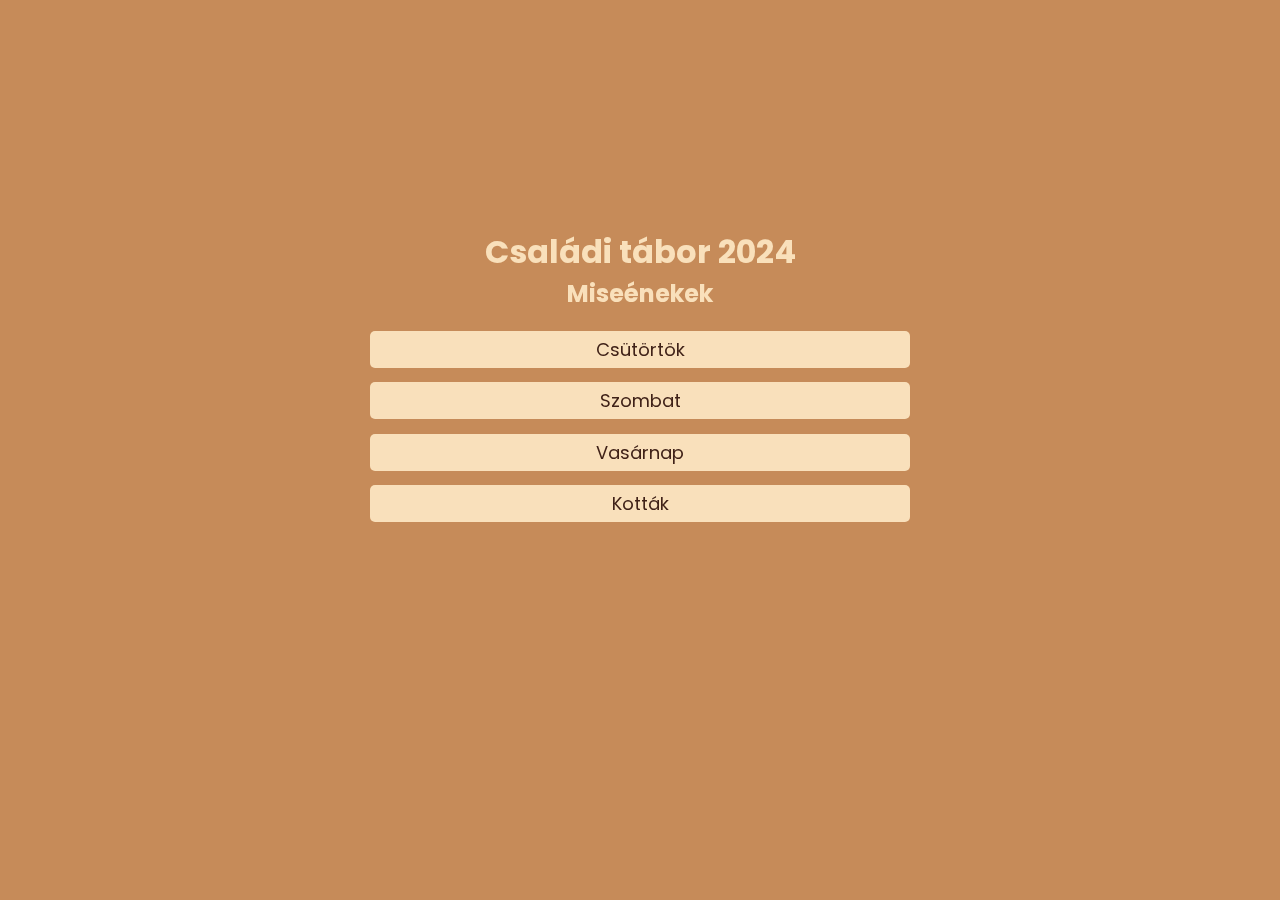
<file: index.html>
<!DOCTYPE html>
<html lang="en">
<head>
    <meta charset="UTF-8">
    <meta name="viewport" content="width=device-width, initial-scale=1.0">
    <link rel="stylesheet" href="style.css">
    <link rel="website icon" type="webp" href="files/favicon.webp">
    <title>Családi tábor 2024</title>
</head>
<body>
    <div class="container">
        <div class="item1"><h1>Családi tábor 2024</h1><h2>Miseénekek</h2></div>
        <div class="item2"><a href="07-25"><button>Csütörtök</button></a></div>
        <!-- <div class="item3"><a href="07-26"><button>Péntek</button></a></div> -->
        <div class="item3"><a href="07-27"><button>Szombat</button></a></div>
        <div class="item4"><a href="07-28"><button>Vasárnap</button></a></div>
        <div class="item5"><a href="scores"><button>Kották</button></a></div>
    </div>
</body>
</html>
</file>
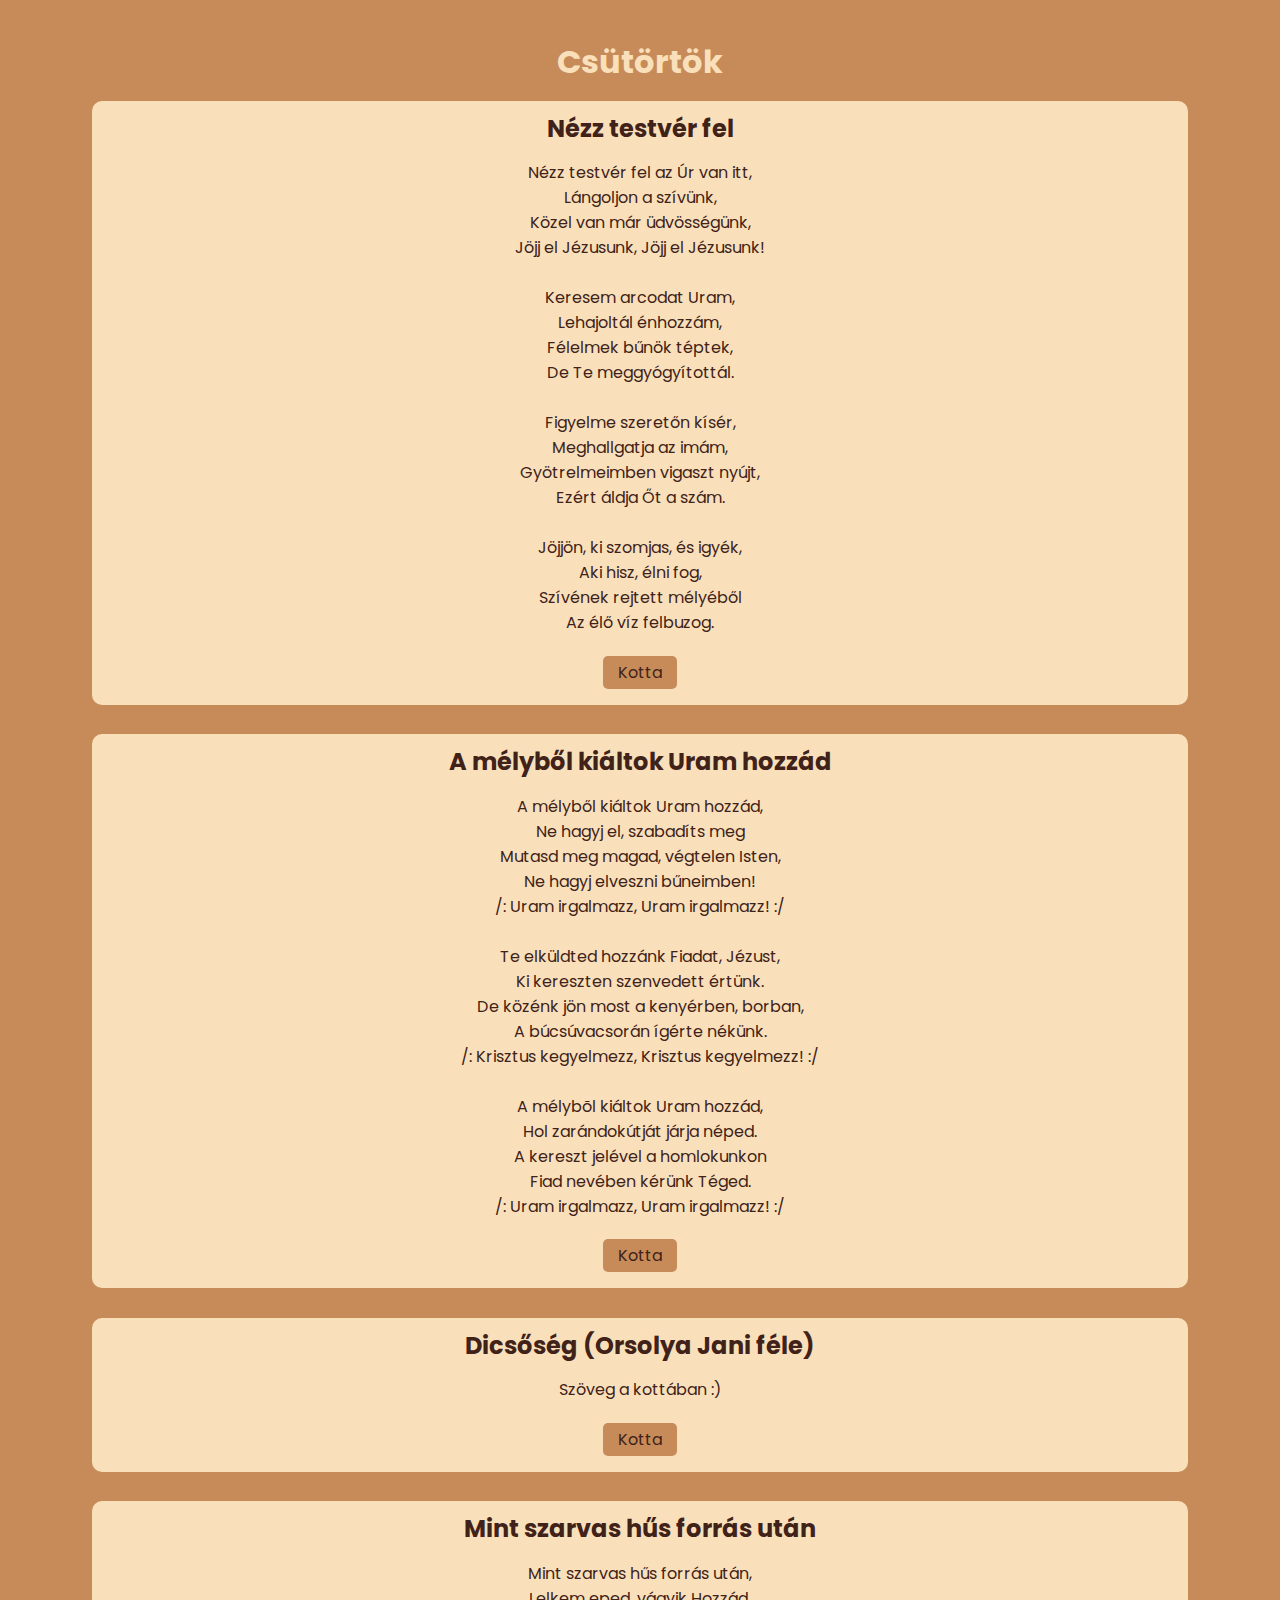
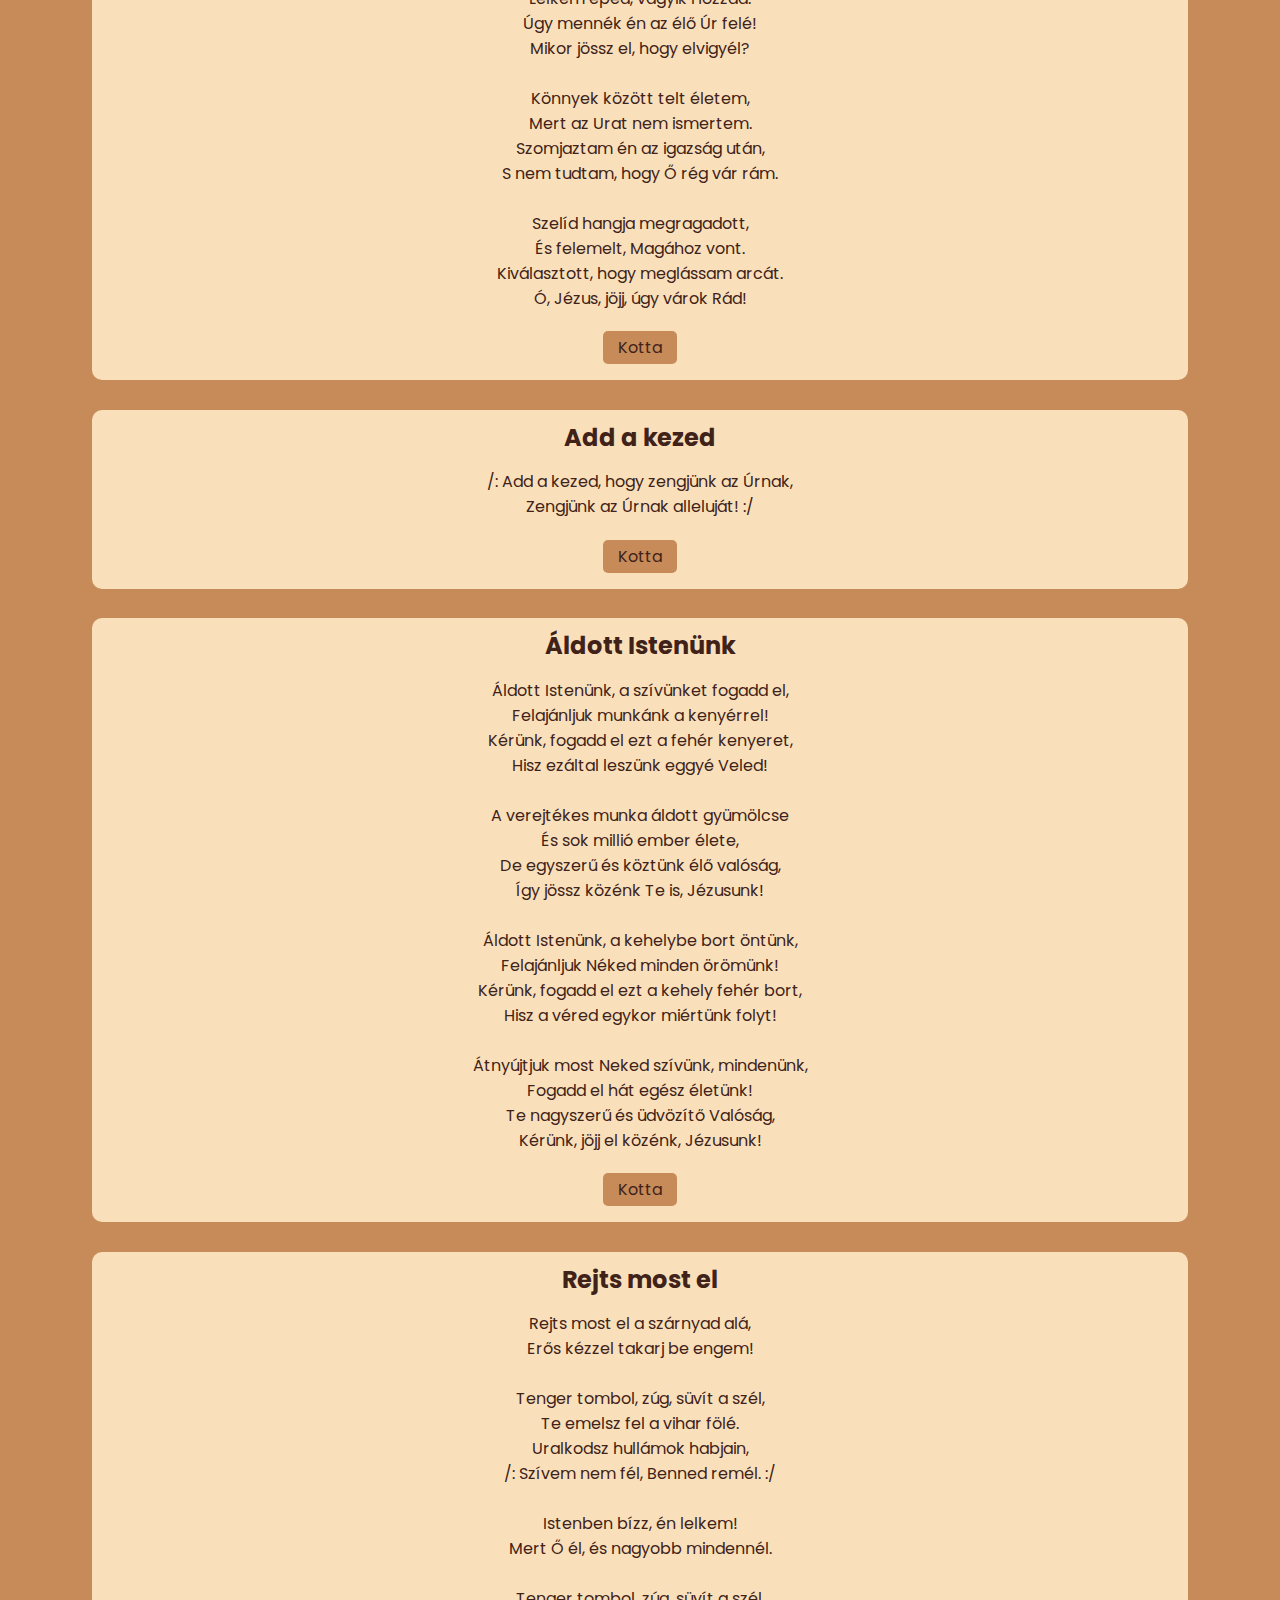
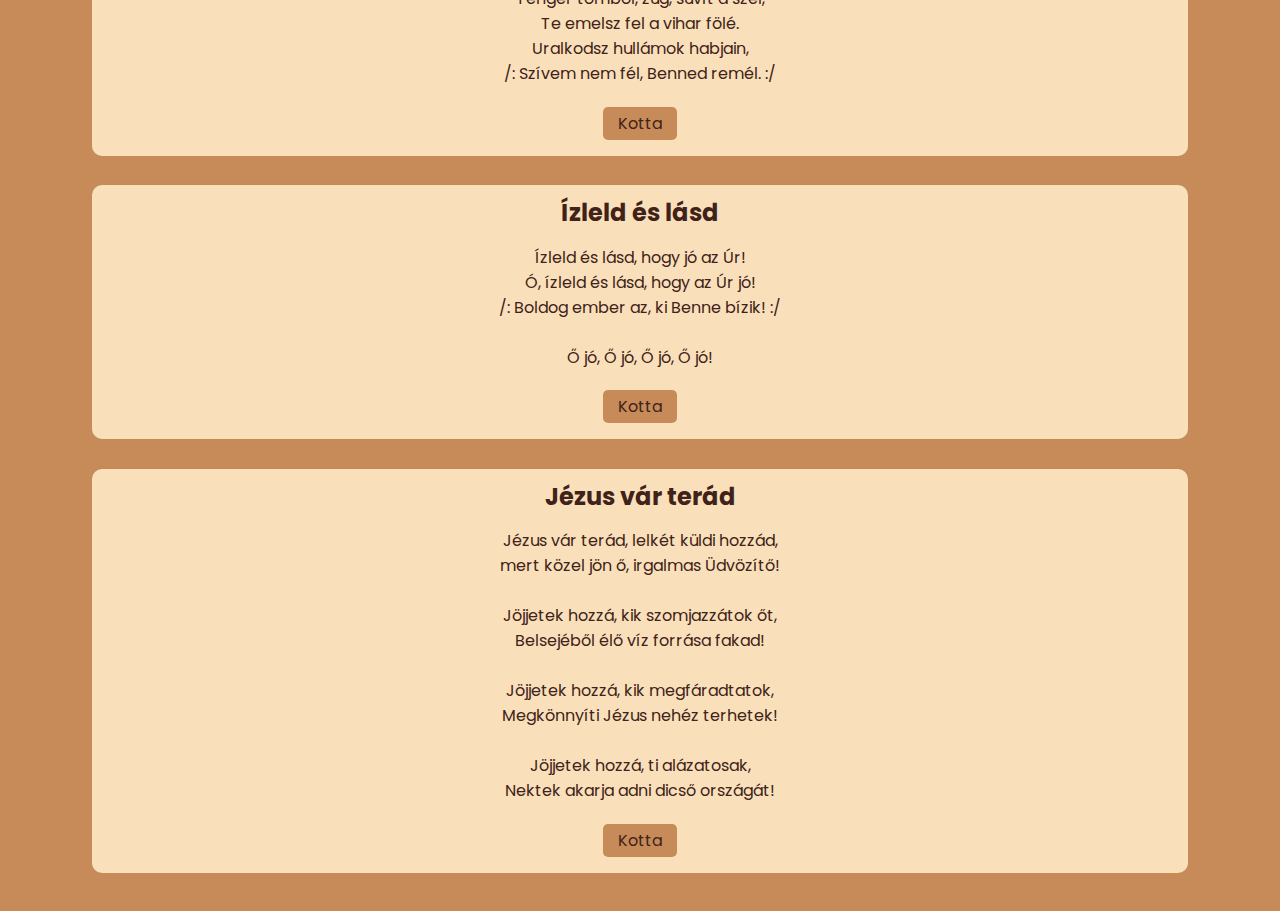
<file: 07-25/index.html>
<!DOCTYPE html>
<html lang="en">
<head>
    <meta charset="UTF-8">
    <meta name="viewport" content="width=device-width, initial-scale=1.0">
    <link rel="stylesheet" href="../style.css">
    <link rel="website icon" type="webp" href="../files/favicon.webp">
    <title>Csütörtök</title>
</head>
<body>
    <!-- <header>
        <ul class="navbar">
            <li><a href="../">Főoldal</a></li>
        </ul>
    </header> -->
    <div class="container-wide">
        <div class="item-w-1"><h1>Csütörtök</h1></div>
        <div class="item-w-2" id="bg">
            <div class="item-bg-1"><h2>Nézz testvér fel</h2></div>
            <div class="item-bg-2">
                <p>Nézz testvér fel az Úr van itt,<br>
                Lángoljon a szívünk,<br>
                Közel van már üdvösségünk,<br>
                Jöjj el Jézusunk, Jöjj el Jézusunk!</p>
                <br>
                <p>Keresem arcodat Uram,<br>
                Lehajoltál énhozzám,<br>
                Félelmek bűnök téptek,<br>
                De Te meggyógyítottál.</p>
                <br>
                <p>Figyelme szeretőn kísér,<br>
                Meghallgatja az imám,<br>
                Gyötrelmeimben vigaszt nyújt,<br>
                Ezért áldja Őt a szám.</p>
                <br>
                <p>Jöjjön, ki szomjas, és igyék,<br>
                Aki hisz, élni fog,<br>
                Szívének rejtett mélyéből<br>
                Az élő víz felbuzog.</p>
            </div>
            <div class="item-bg-3">
                <a href="https://shorturl.at/82Bmc" target="_blank">Kotta</a>
            </div>
        </div>
        <div class="item-w-3" id="bg">
            <div class="item-bg-1"><h2>A mélyből kiáltok Uram hozzád</h2></div>
            <div class="item-bg-2">
                <p>
                A mélyből kiáltok Uram hozzád,<br>
                Ne hagyj el, szabadíts meg<br>
                Mutasd meg magad, végtelen Isten,<br>
                Ne hagyj elveszni bűneimben!<br>
                /: Uram irgalmazz, Uram irgalmazz! :/
                </p>
                <br>
                <p>
                Te elküldted hozzánk Fiadat, Jézust,<br>
                Ki kereszten szenvedett értünk.<br>
                De közénk jön most a kenyérben, borban,<br>
                A búcsúvacsorán ígérte nékünk.<br>
                /: Krisztus kegyelmezz, Krisztus kegyelmezz! :/
                </p>
                <br>
                <p>
                A mélybõl kiáltok Uram hozzád,<br>
                Hol zarándokútját járja néped.<br>
                A kereszt jelével a homlokunkon<br>
                Fiad nevében kérünk Téged.<br>
                /: Uram irgalmazz, Uram irgalmazz! :/
                </p>
            </div>
            <div class="item-bg-3">
                <a href="https://shorturl.at/XIXkn" target="_blank">Kotta</a>
            </div>
        </div>
        <div class="item-w-4" id="bg">
            <div class="item-bg-1"><h2>Dicsőség (Orsolya Jani féle)</h2></div>
            <div class="item-bg-2">
                <p>Szöveg a kottában :)</p>
            </div>
            <div class="item-bg-3"><a href="../files/dicsoseg_jani.pdf" target="_blank">Kotta</a></div>
        </div>
        <div class="item-w-5" id="bg">
            <div class="item-bg-1"><h2>Mint szarvas hűs forrás után</h2></div>
            <div class="item-bg-2">
                <p>
                    Mint szarvas hűs forrás után,<br>
                    Lelkem eped, vágyik Hozzád.<br>
                    Úgy mennék én az élő Úr felé!<br>
                    Mikor jössz el, hogy elvigyél?
                </p>
                <br>
                <p>
                    Könnyek között telt életem,<br>
                    Mert az Urat nem ismertem.<br>
                    Szomjaztam én az igazság után,<br>
                    S nem tudtam, hogy Ő rég vár rám.
                </p>
                <br>
                <p>
                    Szelíd hangja megragadott,<br>
                    És felemelt, Magához vont.<br>
                    Kiválasztott, hogy meglássam arcát.<br>
                    Ó, Jézus, jöjj, úgy várok Rád!
                </p>
            </div>
            <div class="item-bg-3"><a href="https://shorturl.at/CBq3P" target="_blank">Kotta</a></div>
        </div>
        <div class="item-w-6" id="bg">
            <div class="item-bg-1"><h2>Add a kezed</h2></div>
            <div class="item-bg-2">
                <p>
                    /: Add a kezed, hogy zengjünk az Úrnak,<br>
                    Zengjünk az Úrnak alleluját! :/
                </p>
            </div>
            <div class="item-bg-3"><a href="https://shorturl.at/NAZYz" target="_blank">Kotta</a></div>
        </div>
        <div class="item-w-7" id="bg">
            <div class="item-bg-1"><h2>Áldott Istenünk</h2></div>
            <div class="item-bg-2">
                <p>
                    Áldott Istenünk, a szívünket fogadd el,<br>
                    Felajánljuk munkánk a kenyérrel!<br>
                    Kérünk, fogadd el ezt a fehér kenyeret,<br>
                    Hisz ezáltal leszünk eggyé Veled!
                </p>
                <br>
                <p>
                    A verejtékes munka áldott gyümölcse<br>
                    És sok millió ember élete,<br>
                    De egyszerű és köztünk élő valóság,<br>
                    Így jössz közénk Te is, Jézusunk!
                </p>
                <br>
                <p>
                    Áldott Istenünk, a kehelybe bort öntünk,<br>
                    Felajánljuk Néked minden örömünk!<br>
                    Kérünk, fogadd el ezt a kehely fehér bort,<br>
                    Hisz a véred egykor miértünk folyt!
                </p>
                <br>
                <p>
                    Átnyújtjuk most Neked szívünk, mindenünk,<br>
                    Fogadd el hát egész életünk!<br>
                    Te nagyszerű és üdvözítő Valóság,<br>
                    Kérünk, jöjj el közénk, Jézusunk!
                </p>
            </div>
            <div class="item-bg-3"><a href="https://shorturl.at/z4W24" target="_blank">Kotta</a></div>
        </div>
        <div class="item-w-8" id="bg">
            <div class="item-bg-1"><h2>Rejts most el</h2></div>
            <div class="item-bg-2">
                <p>
                    Rejts most el a szárnyad alá,<br>
                    Erős kézzel takarj be engem!
                </p>
                <br>
                <p>
                    Tenger tombol, zúg, süvít a szél,<br>
                    Te emelsz fel a vihar fölé.<br>
                    Uralkodsz hullámok habjain,<br>
                    /: Szívem nem fél, Benned remél. :/
                </p>
                <br>
                <p>
                    Istenben bízz, én lelkem!<br>
                    Mert Ő él, és nagyobb mindennél.
                </p>
                <br>
                <p>
                    Tenger tombol, zúg, süvít a szél,<br>
                    Te emelsz fel a vihar fölé.<br>
                    Uralkodsz hullámok habjain,<br>
                    /: Szívem nem fél, Benned remél. :/
                </p>
            </div>
            <div class="item-bg-3"><a href="https://shorturl.at/wwHfa" target="_blank">Kotta</a></div>
        </div>
        <div class="item-w-9" id="bg">
            <div class="item-bg-1"><h2>Ízleld és lásd</h2></div>
            <div class="item-bg-2">
                <p>
                    Ízleld és lásd, hogy jó az Úr!<br>
                    Ó, ízleld és lásd, hogy az Úr jó!<br>
                    /: Boldog ember az, ki Benne bízik! :/
                </p>
                <br>
                <p>
                    Ő jó, Ő jó, Ő jó, Ő jó!
                </p>
            </div>
            <div class="item-bg-3"><a href="https://shorturl.at/1NQpM" target="_blank">Kotta</a></div>
        </div>
        <div class="item-w-10" id="bg">
            <div class="item-bg-1"><h2>Jézus vár terád</h2></div>
            <div class="item-bg-2">
                <p>
                    Jézus vár terád, lelkét küldi hozzád,<br>
                    mert közel jön ő, irgalmas Üdvözítő!
                </p>
                <br>
                <p>
                    Jöjjetek hoz‍‍zá, kik szomjazzátok őt,<br>
                    Belsejéből élő víz forrása fakad!
                </p>
                <br>
                <p>
                    Jöjjetek hoz‍‍zá, kik megfáradta‍‍tok,<br>
                    Megkönnyíti Jézus nehéz terhetek!
                </p>
                <br>
                <p>
                    Jöjjetek hoz‍‍zá, ti alázato‍‍sak,<br>
                    Nektek akarja adni dicső országát!
                </p>
            </div>
            <div class="item-bg-3"><a href="https://t.ly/tuPZD" target="_blank">Kotta</a></div>
        </div>
    </div>
</body>
</html>
</file>
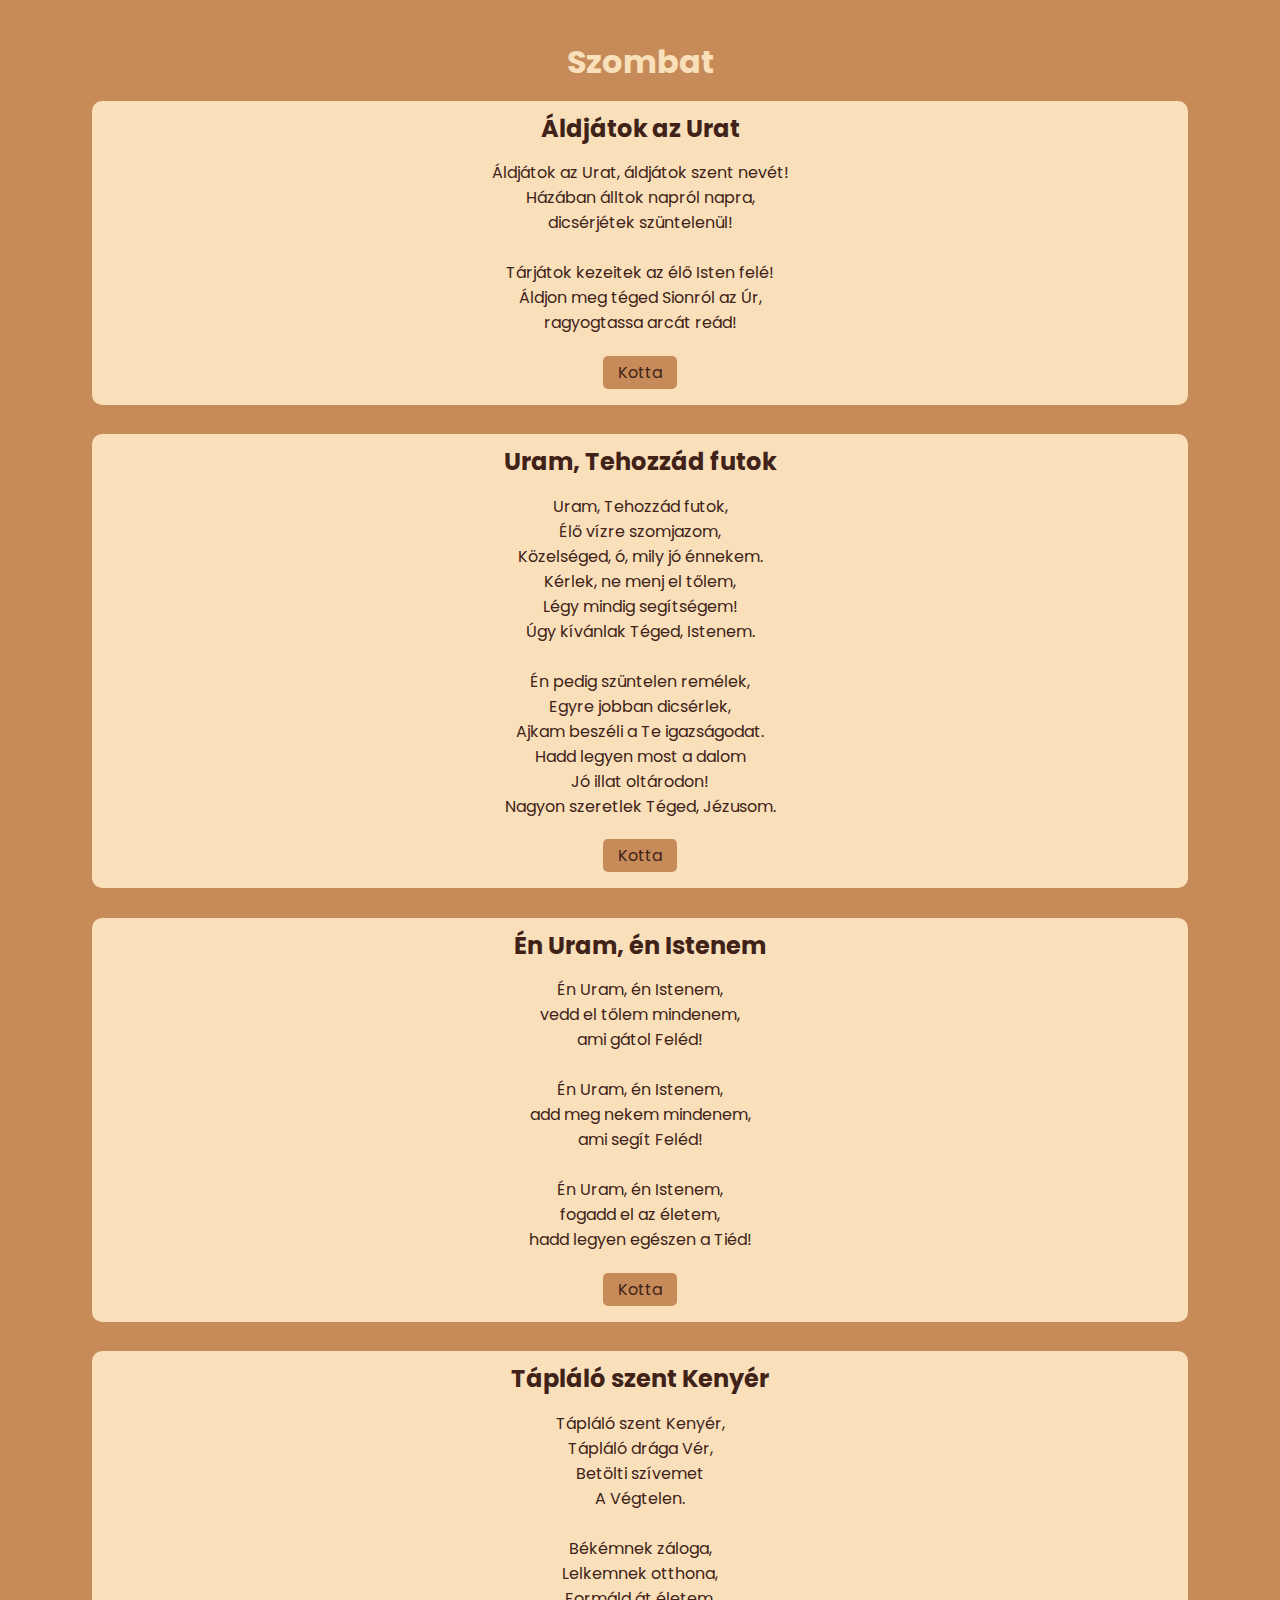
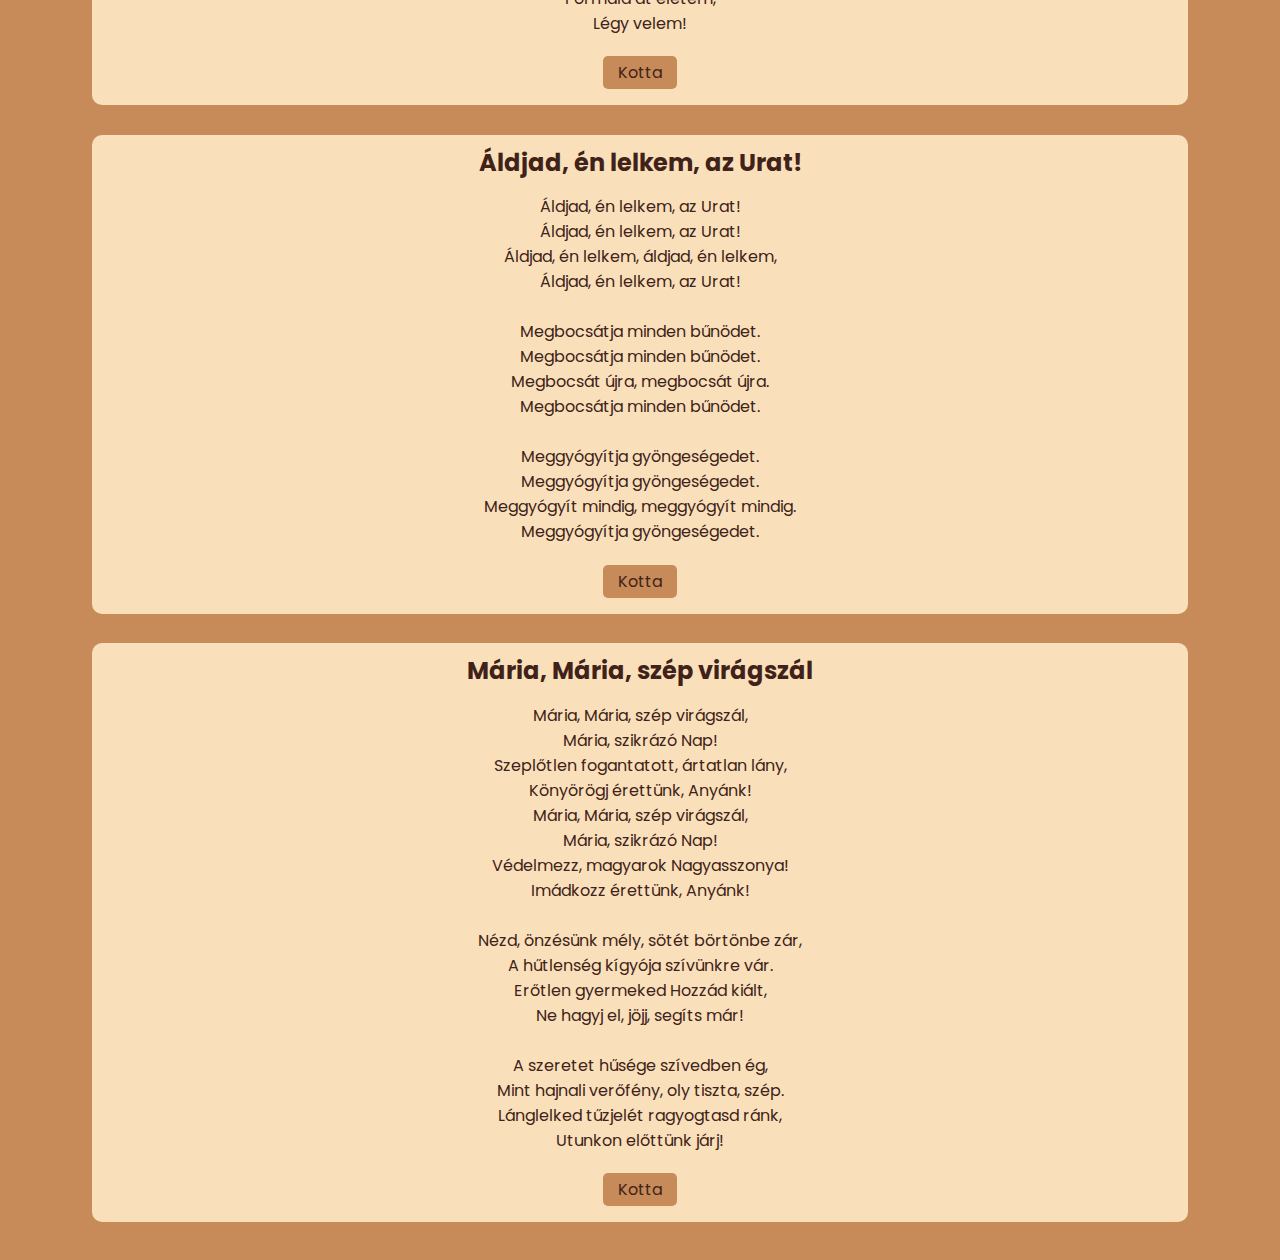
<file: 07-27/index.html>
<!DOCTYPE html>
<html lang="en">
<head>
    <meta charset="UTF-8">
    <meta name="viewport" content="width=device-width, initial-scale=1.0">
    <link rel="stylesheet" href="../style.css">
    <link rel="website icon" type="webp" href="../files/favicon.webp">
    <title>Szombat</title>
</head>
<body>
    <div class="container-wide">
        <div class="item-w-1"><h1>Szombat</h1></div>
        <div class="item-w-2" id="bg">
            <div class="item-bg-1"><h2>Áldjátok az Urat</h2></div>
            <div class="item-bg-2">
                <p>
                    Áldjátok az Urat, áldjátok szent nevét!<br>
                    Házában álltok napról napra,<br>
                    dicsérjétek szüntelenül! 
                </p>
                <br>
                <p>
                    Tárjátok kezeitek az élő Isten felé!<br>
                    Áldjon meg téged Sionról az Úr,<br>
                    ragyogtassa arcát reád!
                </p>
            </div>
            <div class="item-bg-3"><a href="https://t.ly/0Ceb5" target="_blank">Kotta</a></div>
        </div>
        <div class="item-w-3" id="bg">
            <div class="item-bg-1"><h2>Uram, Tehozzád futok</h2></div>
            <div class="item-bg-2">
                <p>
                    Uram, Tehozzád futok,<br>
                    Élő vízre szomjazom,<br>
                    Közelséged, ó, mily jó énnekem.<br>
                    Kérlek, ne menj el tőlem,<br>
                    Légy mindig segítségem!<br>
                    Úgy kívánlak Téged, Istenem.
                </p>
                <br>
                <p>
                    Én pedig szüntelen remélek,<br>
                    Egyre jobban dicsérlek,<br>
                    Ajkam beszéli a Te igazságodat.<br>
                    Hadd legyen most a dalom<br>
                    Jó illat oltárodon!<br>
                    Nagyon szeretlek Téged, Jézusom.
                </p>
            </div>
            <div class="item-bg-3"><a href="https://t.ly/CVPU6" target="_blank">Kotta</a></div>
        </div>
        <div class="item-w-4" id="bg">
            <div class="item-bg-1"><h2>Én Uram, én Istenem</h2></div>
            <div class="item-bg-2">
                <p>
                    Én Uram, én Istenem,<br>
                    vedd el tőlem mindenem,<br>
                    ami gátol Feléd!
                </p>
                <br>
                <p>
                    Én Uram, én Istenem,<br>
                    add meg nekem mindenem,<br>
                    ami segít Feléd!
                </p>
                <br>
                <p>
                    Én Uram, én Istenem,<br>
                    fogadd el az életem,<br>
                    hadd legyen egészen a Tiéd!
                </p>
            </div>
            <div class="item-bg-3"><a href="https://t.ly/sqaWc" target="_blank">Kotta</a></div>
        </div>
        <div class="item-w-5" id="bg">
            <div class="item-bg-1"><h2>Tápláló szent Kenyér</h2></div>
            <div class="item-bg-2">
                <p>
                    Tápláló szent Kenyér,<br>
                    Tápláló drága Vér,<br>
                    Betölti szívemet<br>
                    A Végtelen.
                </p>
                <br>
                <p>
                    Békémnek záloga,<br>
                    Lelkemnek otthona,<br>
                    Formáld át életem,<br>
                    Légy velem!
                </p>
            </div>
            <div class="item-bg-3"><a href="https://t.ly/C4JE8" target="_blank">Kotta</a></div>
        </div>
        <div class="item-w-6" id="bg">
            <div class="item-bg-1"><h2>Áldjad, én lelkem, az Urat!</h2></div>
            <div class="item-bg-2">
                <p>
                    Áldjad, én lelkem, az Urat!<br>
                    Áldjad, én lelkem, az Urat!<br>
                    Áldjad, én lelkem, áldjad, én lelkem,<br>
                    Áldjad, én lelkem, az Urat!
                </p>
                <br>
                <p>
                    Megbocsátja minden bűnödet.<br>
                    Megbocsátja minden bűnödet.<br>
                    Megbocsát újra, megbocsát újra.<br>
                    Megbocsátja minden bűnödet.
                </p>
                <br>
                <p>
                    Meggyógyítja gyöngeségedet.<br>
                    Meggyógyítja gyöngeségedet.<br>
                    Meggyógyít mindig, meggyógyít mindig.<br>
                    Meggyógyítja gyöngeségedet.
                </p>
            </div>
            <div class="item-bg-3"><a href="https://durkonyv.hu/wp-content/uploads/2022/02/Aldjad_en_lelkem.pdf" target="_blank">Kotta</a></div>
        </div>
        <div class="item-w-7" id="bg">
            <div class="item-bg-1"><h2>Mária, Mária, szép virágszál</h2></div>
            <div class="item-bg-2">
                <p>
                    Mária, Mária, szép virágszál,<br>
                    Mária, szikrázó Nap!<br>
                    Szeplőtlen fogantatott, ártatlan lány,<br>
                    Könyörögj érettünk, Anyánk!<br>
                    Mária, Mária, szép virágszál,<br>
                    Mária, szikrázó Nap!<br>
                    Védelmezz, magyarok Nagyasszonya!<br>
                    Imádkozz érettünk, Anyánk!
                </p>
                <br>
                <p>
                    Nézd, önzésünk mély, sötét börtönbe zár,<br>
                    A hűtlenség kígyója szívünkre vár.<br>
                    Erőtlen gyermeked Hozzád kiált,<br>
                    Ne hagyj el, jöjj, segíts már! 
                </p>
                <br>
                <p>
                    A szeretet hűsége szívedben ég,<br>
                    Mint hajnali verőfény, oly tiszta, szép.<br>
                    Lánglelked tűzjelét ragyogtasd ránk,<br>
                    Utunkon előttünk járj!
                </p>
            </div>
            <div class="item-bg-3"><a href="https://durkonyv.hu/wp-content/uploads/2022/02/Maria_Maria_szep_viragszal.pdf" target="_blank">Kotta</a></div>
        </div>
    </div>
</body>
</html>
</file>
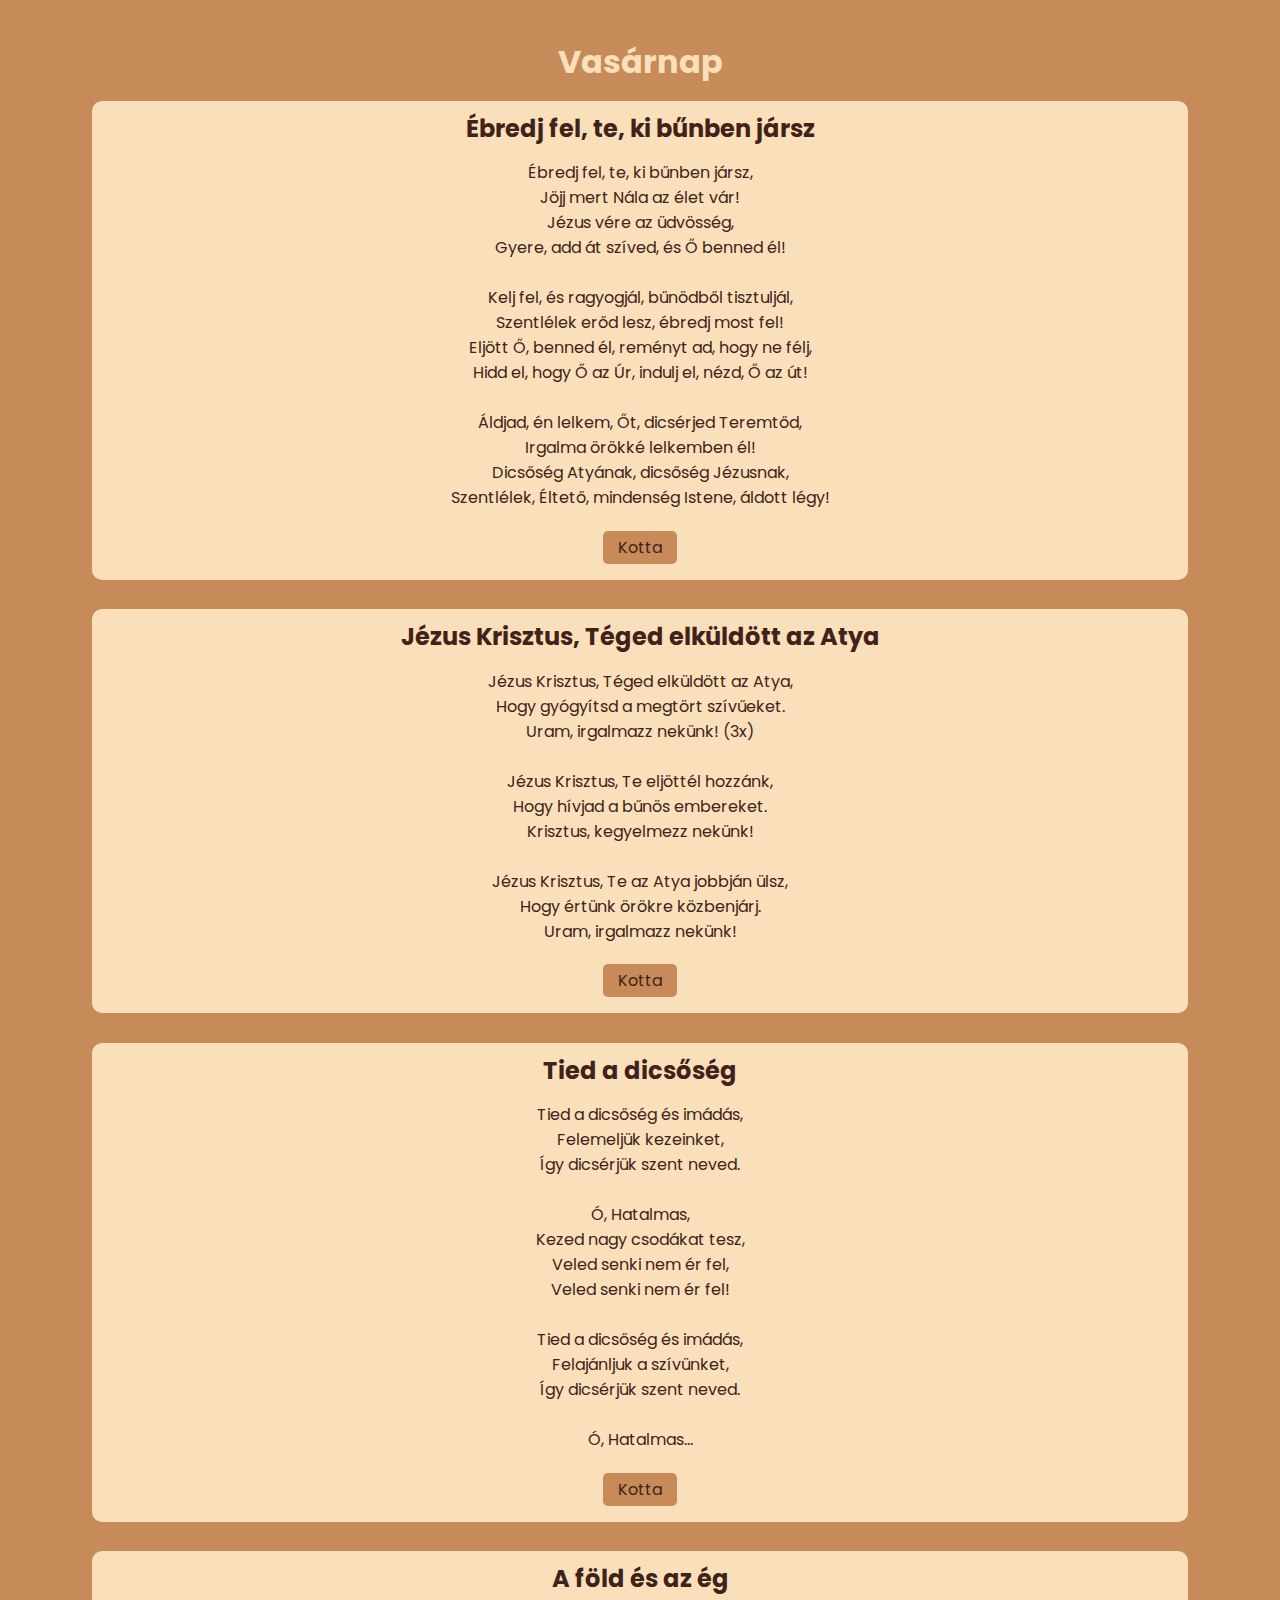
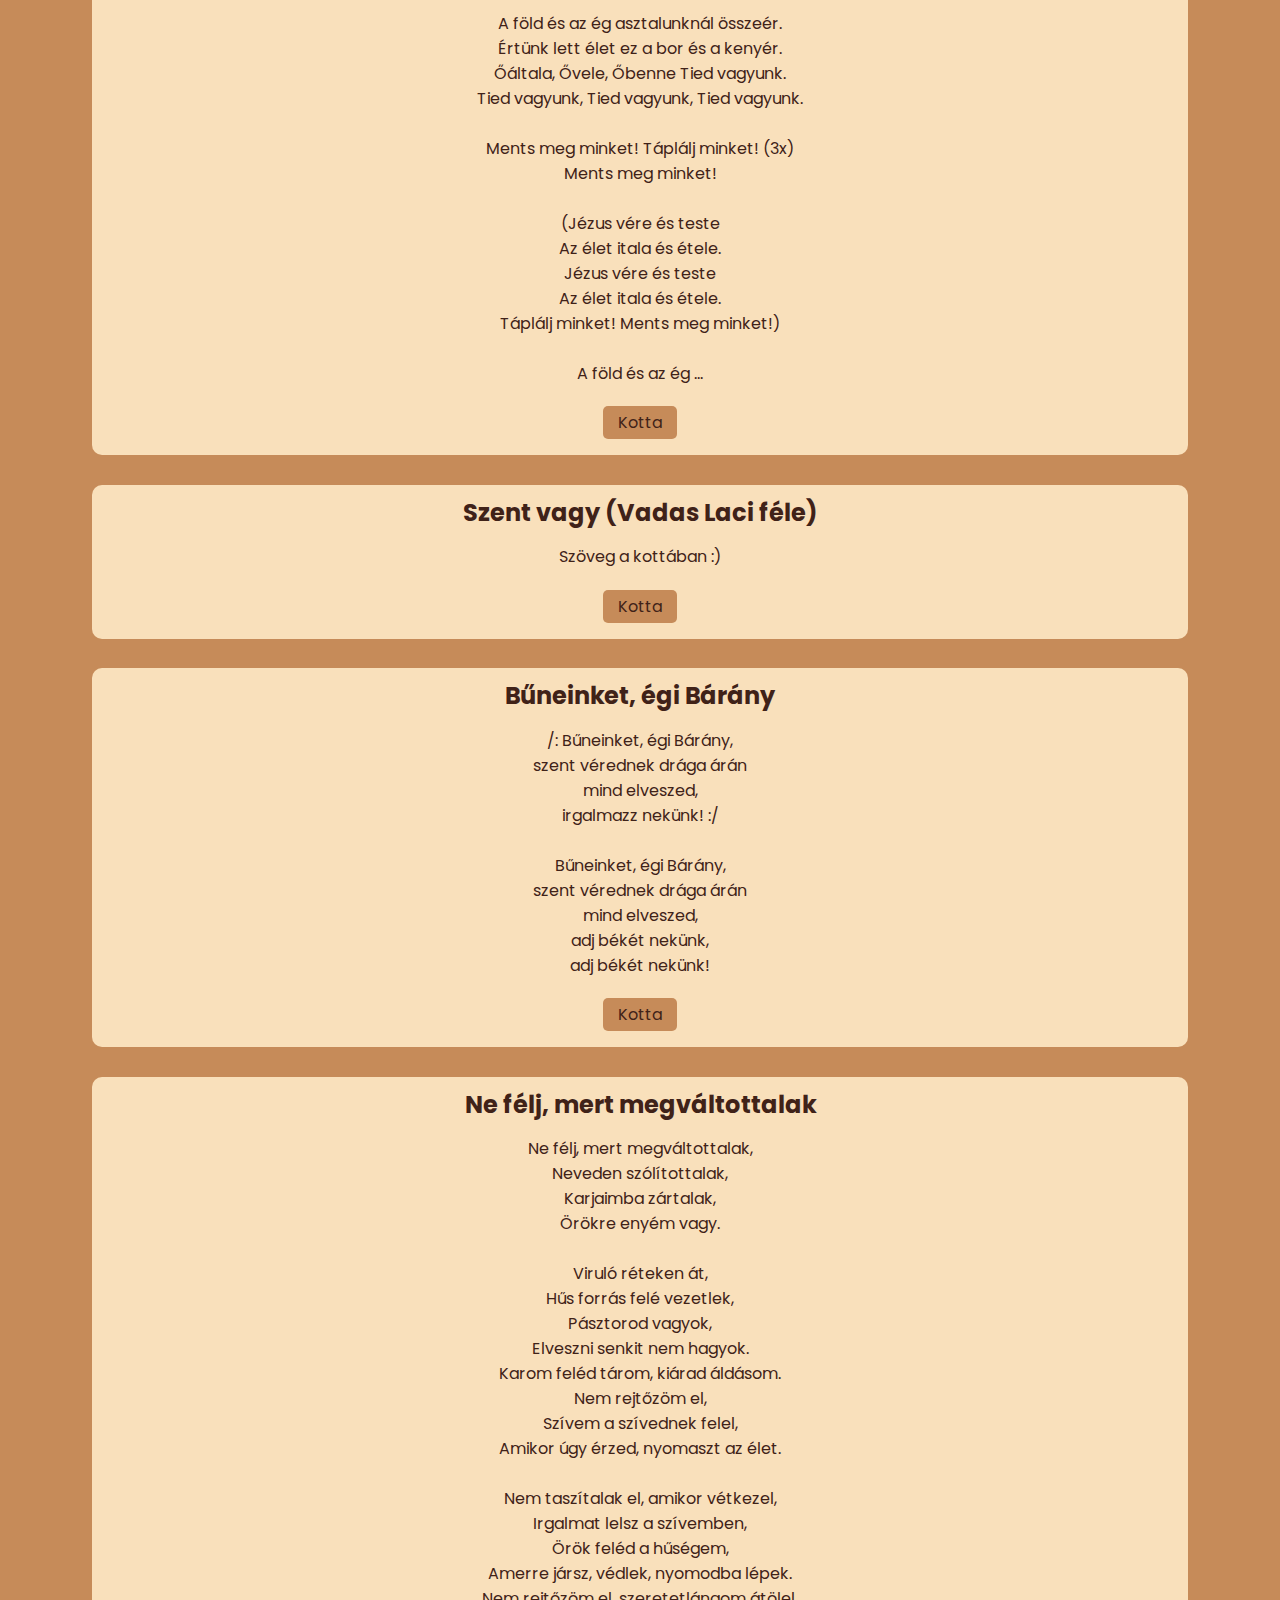
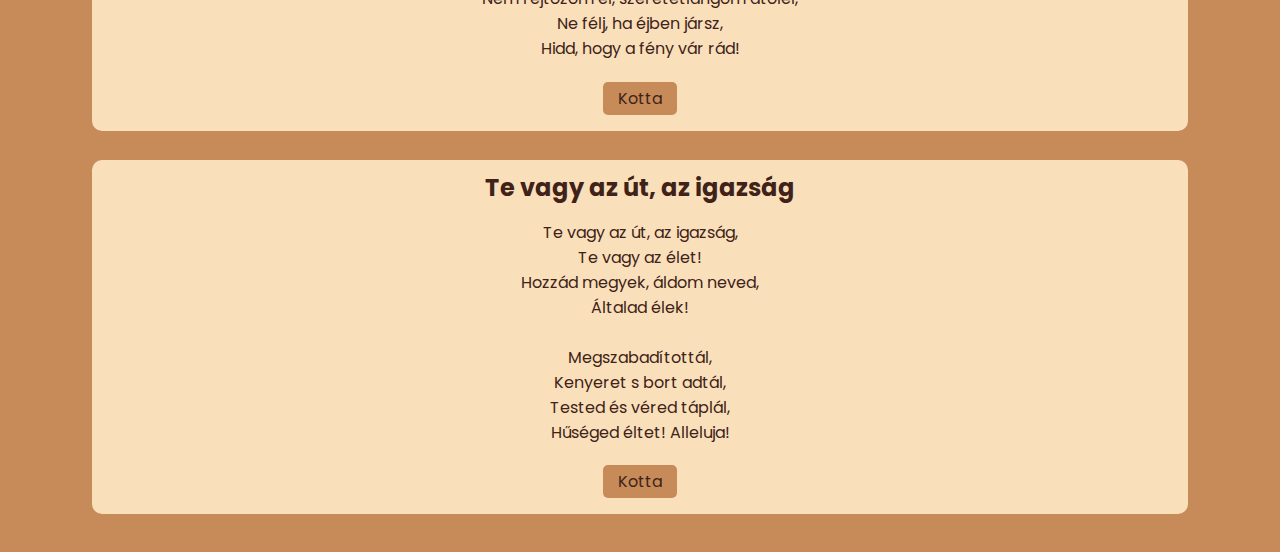
<file: 07-28/index.html>
<!DOCTYPE html>
<html lang="en">
<head>
    <meta charset="UTF-8">
    <meta name="viewport" content="width=device-width, initial-scale=1.0">
    <link rel="stylesheet" href="../style.css">
    <link rel="website icon" type="webp" href="../files/favicon.webp">
    <title>Vasárnap</title>
</head>
<body>
    <div class="container-wide">
        <div class="item-w-1"><h1>Vasárnap</h1></div>
        <div class="item-w-2" id="bg">
            <div class="item-bg-1"><h2>Ébredj fel, te, ki bűnben jársz</h2></div>
            <div class="item-bg-2">
                <p>
                    Ébredj fel, te, ki bűnben jársz,<br>
                    Jöjj mert Nála az élet vár!<br>
                    Jézus vére az üdvösség,<br>
                    Gyere, add át szíved, és Ő benned él!
                </p>
                <br>
                <p>
                    Kelj fel, és ragyogjál, bűnödből tisztuljál,<br>
                    Szentlélek erőd lesz, ébredj most fel!<br>
                    Eljött Ő, benned él, reményt ad, hogy ne félj,<br>
                    Hidd el, hogy Ő az Úr, indulj el, nézd, Ő az út!
                </p>
                <br>
                <p>
                    Áldjad, én lelkem, Őt, dicsérjed Teremtőd,<br>
                    Irgalma örökké lelkemben él!<br>
                    Dicsőség Atyának, dicsőség Jézusnak,<br>
                    Szentlélek, Éltető, mindenség Istene, áldott légy!
                </p>
            </div>
            <div class="item-bg-3"><a href="https://durkonyv.hu/wp-content/uploads/2022/02/Ebredj_fel_te_ki_bunben_jarsz.pdf" target="_blank">Kotta</a></div>
        </div>
        <div class="item-w-3" id="bg">
            <div class="item-bg-1"><h2>Jézus Krisztus, Téged elküldött az Atya</h2></div>
            <div class="item-bg-2">
                <p>
                    Jézus Krisztus, Téged elküldött az Atya,<br>
                    Hogy gyógyítsd a megtört szívűeket.<br>
                    Uram, irgalmazz nekünk! (3x)
                </p>
                <br>
                <p>
                    Jézus Krisztus, Te eljöttél hozzánk,<br>
                    Hogy hívjad a bűnös embereket.<br>
                    Krisztus, kegyelmezz nekünk!
                </p>
                <br>
                <p>
                    Jézus Krisztus, Te az Atya jobbján ülsz,<br>
                    Hogy értünk örökre közbenjárj.<br>
                    Uram, irgalmazz nekünk!
                </p>
            </div>
            <div class="item-bg-3"><a href="https://durkonyv.hu/wp-content/uploads/2022/02/Jezus_Krisztus_Teged_elkuldott_az_Atya.pdf" target="_blank">Kotta</a></div>
        </div>
        <div class="item-w-4" id="bg">
            <div class="item-bg-1"><h2>Tied a dicsőség</h2></div>
            <div class="item-bg-2">
                <p>
                    Tied a dicsőség és imádás,<br>
                    Felemeljük kezeinket,<br>
                    Így dicsérjük szent neved.
                </p>
                <br>
                <p>
                    Ó, Hatalmas,<br>
                    Kezed nagy csodákat tesz,<br>
                    Veled senki nem ér fel,<br>
                    Veled senki nem ér fel!
                </p>
                <br>
                <p>
                    Tied a dicsőség és imádás,<br>
                    Felajánljuk a szívünket,<br>
                    Így dicsérjük szent neved.
                </p>
                <br>
                <p>
                    Ó, Hatalmas…
                </p>
            </div>
            <div class="item-bg-3"><a href="https://durkonyv.hu/wp-content/uploads/2022/02/Tied_a_dicsoseg.pdf" target="_blank">Kotta</a></div>
        </div>
        <div class="item-w-5" id="bg">
            <div class="item-bg-1"><h2>A föld és az ég</h2></div>
            <div class="item-bg-2">
                <p>
                    A föld és az ég asztalunknál összeér.<br>
                    Értünk lett élet ez a bor és a kenyér.<br>
                    Őáltala, Ővele, Őbenne Tied vagyunk.<br>
                    Tied vagyunk, Tied vagyunk, Tied vagyunk.
                </p>
                <br>
                <p>
                    Ments meg minket! Táplálj minket! (3x)<br>
                    Ments meg minket!
                </p>
                <br>
                <p>
                    (Jézus vére és teste<br>
                    Az élet itala és étele.<br>
                    Jézus vére és teste<br>
                    Az élet itala és étele.<br>
                    Táplálj minket! Ments meg minket!)
                </p>
                <br>
                <p>
                    A föld és az ég …
                </p>
            </div>
            <div class="item-bg-3"><a href="https://durkonyv.hu/wp-content/uploads/2022/02/Tied_vagyunk.pdf" target="_blank">Kotta</a></div>
        </div>
        <div class="item-w-6" id="bg">
            <div class="item-bg-1"><h2>Szent vagy (Vadas Laci féle)</h2></div>
            <div class="item-bg-2">
                <p>Szöveg a kottában :)</p>
            </div>
            <div class="item-bg-3"><a href="../files/VadasLaci_SzentVagy.pdf" target="_blank">Kotta</a></div>
        </div>
        <div class="item-w-7" id="bg">
            <div class="item-bg-1"><h2>Bűneinket, égi Bárány</h2></div>
            <div class="item-bg-2">
                <p>
                    /: Bűneinket, égi Bárány,<br> 
                    szent vérednek drága árán<br>
                    mind elveszed,<br>
                    irgalmazz nekünk! :/
                </p>
                <br>
                <p>
                    Bűneinket, égi Bárány,<br>
                    szent vérednek drága árán<br>
                    mind elveszed,<br>
                    adj békét nekünk,<br>
                    adj békét nekünk!
                </p>
            </div>
            <div class="item-bg-3"><a href="https://www.kottacsere.hu/?wpfb_dl=652" target="_blank">Kotta</a></div>
        </div>
        <div class="item-w-8" id="bg">
            <div class="item-bg-1"><h2>Ne félj, mert megváltottalak</h2></div>
            <div class="item-bg-2">
                <p>
                    Ne félj, mert megváltottalak,<br>
                    Neveden szólítottalak,<br>
                    Karjaimba zártalak,<br>
                    Örökre enyém vagy.
                </p>
                <br>
                <p>
                    Viruló réteken át,<br>
                    Hűs forrás felé vezetlek,<br>
                    Pásztorod vagyok,<br>
                    Elveszni senkit nem hagyok.<br>
                    Karom feléd tárom, kiárad áldásom.<br>
                    Nem rejtőzöm el,<br>
                    Szívem a szívednek felel,<br>
                    Amikor úgy érzed, nyomaszt az élet.
                </p>
                <br>
                <p>
                    Nem taszítalak el, amikor vétkezel,<br>
                    Irgalmat lelsz a szívemben,<br>
                    Örök feléd a hűségem,<br>
                    Amerre jársz, védlek, nyomodba lépek.<br>
                    Nem rejtőzöm el, szeretetlángom átölel,<br>
                    Ne félj, ha éjben jársz,<br>
                    Hidd, hogy a fény vár rád!
                </p>
            </div>
            <div class="item-bg-3"><a href="https://durkonyv.hu/wp-content/uploads/2022/02/Ne_felj_mert_megvaltottalak.pdf" target="_blank">Kotta</a></div>
        </div>
        <div class="item-w-9" id="bg">
            <div class="item-bg-1"><h2>Te vagy az út, az igazság</h2></div>
            <div class="item-bg-2">
                <p>
                    Te vagy az út, az igazság,<br>
                    Te vagy az élet!<br>
                    Hozzád megyek, áldom neved,<br>
                    Általad élek!
                </p>
                <br>
                <p>
                    Megszabadítottál,<br>
                    Kenyeret s bort adtál,<br>
                    Tested és véred táplál,<br>
                    Hűséged éltet! Alleluja!
                </p>
            </div>
            <div class="item-bg-3"><a href="https://durkonyv.hu/wp-content/uploads/2022/02/Te_vagy_az_ut.pdf" target="_blank">Kotta</a></div>
        </div>
    </div>
</body>
</html>
</file>
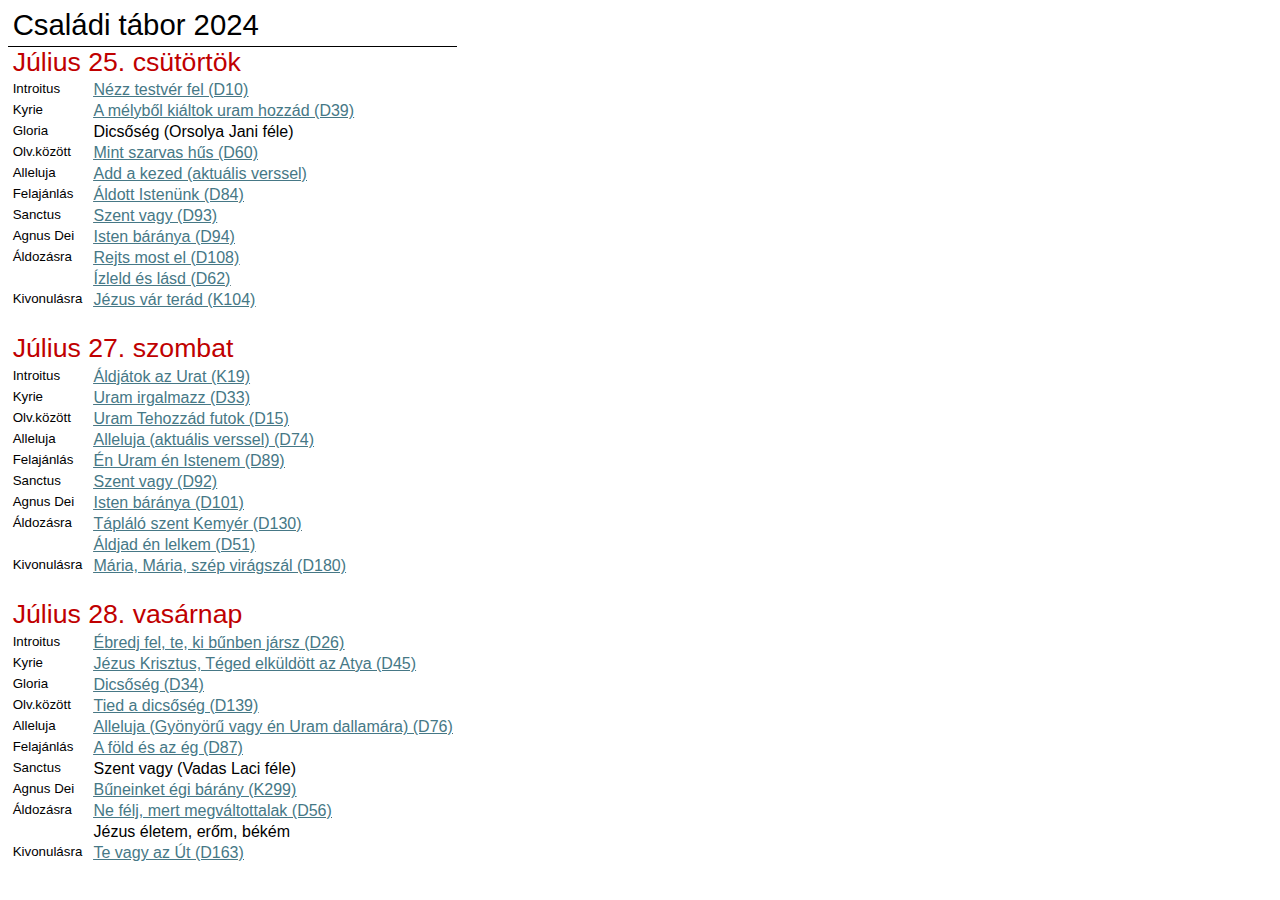
<file: scores/index.htm>
<html>

<head>
<meta http-equiv=Content-Type content="text/html; charset=windows-1250">
<meta name=Generator content="Microsoft Word 15 (filtered)">
<style>
<!--
 /* Font Definitions */
 @font-face
	{font-family:"Cambria Math";
	panose-1:2 4 5 3 5 4 6 3 2 4;}
@font-face
	{font-family:"Aptos Display";}
@font-face
	{font-family:Aptos;}
@font-face
	{font-family:"Aptos Narrow";}
 /* Style Definitions */
 p.MsoNormal, li.MsoNormal, div.MsoNormal
	{margin-top:0cm;
	margin-right:0cm;
	margin-bottom:8.0pt;
	margin-left:0cm;
	line-height:115%;
	font-size:12.0pt;
	font-family:"Aptos",sans-serif;}
.MsoPapDefault
	{margin-bottom:8.0pt;
	line-height:115%;}
@page WordSection1
	{size:595.3pt 841.9pt;
	margin:70.85pt 70.85pt 70.85pt 70.85pt;}
div.WordSection1
	{page:WordSection1;}
-->
</style>

</head>

<body lang=HU link="#467886" vlink="#96607D" style='word-wrap:break-word'>

<div class=WordSection1>

<table class=MsoNormalTable border=0 cellspacing=0 cellpadding=0 width=427
 style='width:320.0pt;border-collapse:collapse'>
 <tr style='height:28.5pt'>
  <td width=427 nowrap colspan=2 valign=top style='width:320.0pt;border:none;
  border-bottom:solid windowtext 1.0pt;padding:0cm 3.5pt 0cm 3.5pt;height:28.5pt'>
  <p class=MsoNormal style='margin-bottom:0cm;line-height:normal'><span
  style='font-size:22.0pt;font-family:"Aptos Narrow",sans-serif;color:black'>Csal�di
  t�bor 2024</span></p>
  </td>
 </tr>
 <tr style='height:26.25pt'>
  <td width=427 nowrap colspan=2 valign=top style='width:320.0pt;padding:0cm 3.5pt 0cm 3.5pt;
  height:26.25pt'>
  <p class=MsoNormal style='margin-bottom:0cm;line-height:normal'><span
  style='font-size:20.0pt;font-family:"Aptos Display",sans-serif;color:#C00000'>J�lius
  25. cs�t�rt�k</span></p>
  </td>
 </tr>
 <tr style='height:15.75pt'>
  <td width=72 nowrap valign=top style='width:53.65pt;padding:0cm 3.5pt 0cm 3.5pt;
  height:15.75pt'>
  <p class=MsoNormal style='margin-bottom:0cm;line-height:normal'><span
  style='font-size:10.0pt;font-family:"Aptos Narrow",sans-serif;color:black'>Introitus</span></p>
  </td>
  <td width=355 nowrap valign=top style='width:266.35pt;padding:0cm 3.5pt 0cm 3.5pt;
  height:15.75pt'>
  <p class=MsoNormal style='margin-bottom:0cm;line-height:normal'><u><span
  style='font-family:"Aptos Narrow",sans-serif;color:#467886'><a
  href="https://durkonyv.hu/wp-content/uploads/2022/02/Nezz_testver_fel.pdf">N�zz
  testv�r fel (D10)</a></span></u></p>
  </td>
 </tr>
 <tr style='height:15.75pt'>
  <td width=72 nowrap valign=top style='width:53.65pt;padding:0cm 3.5pt 0cm 3.5pt;
  height:15.75pt'>
  <p class=MsoNormal style='margin-bottom:0cm;line-height:normal'><span
  style='font-size:10.0pt;font-family:"Aptos Narrow",sans-serif;color:black'>Kyrie</span></p>
  </td>
  <td width=355 nowrap valign=top style='width:266.35pt;padding:0cm 3.5pt 0cm 3.5pt;
  height:15.75pt'>
  <p class=MsoNormal style='margin-bottom:0cm;line-height:normal'><u><span
  style='font-family:"Aptos Narrow",sans-serif;color:#467886'><a
  href="https://durkonyv.hu/wp-content/uploads/2022/02/Mise_III_Uram_irgalmazz.pdf">A
  m�lyb�l ki�ltok uram hozz�d (D39)</a></span></u></p>
  </td>
 </tr>
 <tr style='height:15.75pt'>
  <td width=72 nowrap valign=top style='width:53.65pt;padding:0cm 3.5pt 0cm 3.5pt;
  height:15.75pt'>
  <p class=MsoNormal style='margin-bottom:0cm;line-height:normal'><span
  style='font-size:10.0pt;font-family:"Aptos Narrow",sans-serif;color:black'>Gloria</span></p>
  </td>
  <td width=355 nowrap valign=top style='width:266.35pt;padding:0cm 3.5pt 0cm 3.5pt;
  height:15.75pt'>
  <p class=MsoNormal style='margin-bottom:0cm;line-height:normal'><span
  style='color:black'>Dics�s�g (Orsolya Jani f�le)</span></p>
  </td>
 </tr>
 <tr style='height:15.75pt'>
  <td width=72 nowrap valign=top style='width:53.65pt;padding:0cm 3.5pt 0cm 3.5pt;
  height:15.75pt'>
  <p class=MsoNormal style='margin-bottom:0cm;line-height:normal'><span
  style='font-size:10.0pt;font-family:"Aptos Narrow",sans-serif;color:black'>Olv.k�z�tt</span></p>
  </td>
  <td width=355 nowrap valign=top style='width:266.35pt;padding:0cm 3.5pt 0cm 3.5pt;
  height:15.75pt'>
  <p class=MsoNormal style='margin-bottom:0cm;line-height:normal'><u><span
  style='font-family:"Aptos Narrow",sans-serif;color:#467886'><a
  href="https://durkonyv.hu/wp-content/uploads/2022/02/Mint_szarvas.pdf">Mint
  szarvas h�s (D60)</a></span></u></p>
  </td>
 </tr>
 <tr style='height:15.75pt'>
  <td width=72 nowrap valign=top style='width:53.65pt;padding:0cm 3.5pt 0cm 3.5pt;
  height:15.75pt'>
  <p class=MsoNormal style='margin-bottom:0cm;line-height:normal'><span
  style='font-size:10.0pt;font-family:"Aptos Narrow",sans-serif;color:black'>Alleluja</span></p>
  </td>
  <td width=355 nowrap valign=top style='width:266.35pt;padding:0cm 3.5pt 0cm 3.5pt;
  height:15.75pt'>
  <p class=MsoNormal style='margin-bottom:0cm;line-height:normal'><u><span
  style='font-family:"Aptos Narrow",sans-serif;color:#467886'><a
  href="https://liliom.lapunk.hu/kepek/addakezed.jpg">Add a kezed (aktu�lis
  verssel)</a></span></u></p>
  </td>
 </tr>
 <tr style='height:15.75pt'>
  <td width=72 nowrap valign=top style='width:53.65pt;padding:0cm 3.5pt 0cm 3.5pt;
  height:15.75pt'>
  <p class=MsoNormal style='margin-bottom:0cm;line-height:normal'><span
  style='font-size:10.0pt;font-family:"Aptos Narrow",sans-serif;color:black'>Felaj�nl�s</span></p>
  </td>
  <td width=355 nowrap valign=top style='width:266.35pt;padding:0cm 3.5pt 0cm 3.5pt;
  height:15.75pt'>
  <p class=MsoNormal style='margin-bottom:0cm;line-height:normal'><u><span
  style='font-family:"Aptos Narrow",sans-serif;color:#467886'><a
  href="https://durkonyv.hu/wp-content/uploads/2022/02/Aldott_Istenunk.pdf">�ldott
  Isten�nk (D84)</a></span></u></p>
  </td>
 </tr>
 <tr style='height:15.75pt'>
  <td width=72 nowrap valign=top style='width:53.65pt;padding:0cm 3.5pt 0cm 3.5pt;
  height:15.75pt'>
  <p class=MsoNormal style='margin-bottom:0cm;line-height:normal'><span
  style='font-size:10.0pt;font-family:"Aptos Narrow",sans-serif;color:black'>Sanctus</span></p>
  </td>
  <td width=355 nowrap valign=top style='width:266.35pt;padding:0cm 3.5pt 0cm 3.5pt;
  height:15.75pt'>
  <p class=MsoNormal style='margin-bottom:0cm;line-height:normal'><u><span
  style='font-family:"Aptos Narrow",sans-serif;color:#467886'><a
  href="https://durkonyv.hu/wp-content/uploads/2022/02/Mise_IV_Szent_vagy.pdf">Szent
  vagy (D93)</a></span></u></p>
  </td>
 </tr>
 <tr style='height:15.75pt'>
  <td width=72 nowrap valign=top style='width:53.65pt;padding:0cm 3.5pt 0cm 3.5pt;
  height:15.75pt'>
  <p class=MsoNormal style='margin-bottom:0cm;line-height:normal'><span
  style='font-size:10.0pt;font-family:"Aptos Narrow",sans-serif;color:black'>Agnus
  Dei</span></p>
  </td>
  <td width=355 nowrap valign=top style='width:266.35pt;padding:0cm 3.5pt 0cm 3.5pt;
  height:15.75pt'>
  <p class=MsoNormal style='margin-bottom:0cm;line-height:normal'><u><span
  style='font-family:"Aptos Narrow",sans-serif;color:#467886'><a
  href="https://durkonyv.hu/wp-content/uploads/2022/02/Mise_IV_Isten_Baranya.pdf">Isten
  b�r�nya (D94)</a></span></u></p>
  </td>
 </tr>
 <tr style='height:15.75pt'>
  <td width=72 nowrap valign=top style='width:53.65pt;padding:0cm 3.5pt 0cm 3.5pt;
  height:15.75pt'>
  <p class=MsoNormal style='margin-bottom:0cm;line-height:normal'><span
  style='font-size:10.0pt;font-family:"Aptos Narrow",sans-serif;color:black'>�ldoz�sra</span></p>
  </td>
  <td width=355 nowrap valign=top style='width:266.35pt;padding:0cm 3.5pt 0cm 3.5pt;
  height:15.75pt'>
  <p class=MsoNormal style='margin-bottom:0cm;line-height:normal'><u><span
  style='font-family:"Aptos Narrow",sans-serif;color:#467886'><a
  href="https://durkonyv.hu/wp-content/uploads/2022/02/Rejts_most_el.pdf">Rejts
  most el (D108)</a></span></u></p>
  </td>
 </tr>
 <tr style='height:15.75pt'>
  <td width=72 nowrap valign=top style='width:53.65pt;padding:0cm 3.5pt 0cm 3.5pt;
  height:15.75pt'></td>
  <td width=355 nowrap valign=top style='width:266.35pt;padding:0cm 3.5pt 0cm 3.5pt;
  height:15.75pt'>
  <p class=MsoNormal style='margin-bottom:0cm;line-height:normal'><u><span
  style='font-family:"Aptos Narrow",sans-serif;color:#467886'><a
  href="https://durkonyv.hu/wp-content/uploads/2022/02/Izleld_es_lasd.pdf">�zleld
  �s l�sd (D62)</a></span></u></p>
  </td>
 </tr>
 <tr style='height:15.75pt'>
  <td width=72 nowrap valign=top style='width:53.65pt;padding:0cm 3.5pt 0cm 3.5pt;
  height:15.75pt'>
  <p class=MsoNormal style='margin-bottom:0cm;line-height:normal'><span
  style='font-size:10.0pt;font-family:"Aptos Narrow",sans-serif;color:black'>Kivonul�sra</span></p>
  </td>
  <td width=355 nowrap valign=top style='width:266.35pt;padding:0cm 3.5pt 0cm 3.5pt;
  height:15.75pt'>
  <p class=MsoNormal style='margin-bottom:0cm;line-height:normal'><u><span
  style='font-family:"Aptos Narrow",sans-serif;color:#467886'><a
  href="https://dalok.okgy.hu/wp-content/uploads/2024/03/95fa0fed-690b-4552-9215-b8c4490fbc3f-1024x538.jpg">J�zus
  v�r ter�d (K104)</a></span></u></p>
  </td>
 </tr>
 <tr style='height:15.75pt'>
  <td width=427 nowrap colspan=2 valign=top style='width:320.0pt;padding:0cm 3.5pt 0cm 3.5pt;
  height:15.75pt'></td>
 </tr>
 <tr style='height:26.25pt'>
  <td width=427 nowrap colspan=2 valign=top style='width:320.0pt;padding:0cm 3.5pt 0cm 3.5pt;
  height:26.25pt'>
  <p class=MsoNormal style='margin-bottom:0cm;line-height:normal'><span
  style='font-size:20.0pt;font-family:"Aptos Display",sans-serif;color:#C00000'>J�lius
  27. szombat</span></p>
  </td>
 </tr>
 <tr style='height:15.75pt'>
  <td width=72 nowrap valign=top style='width:53.65pt;padding:0cm 3.5pt 0cm 3.5pt;
  height:15.75pt'>
  <p class=MsoNormal style='margin-bottom:0cm;line-height:normal'><span
  style='font-size:10.0pt;font-family:"Aptos Narrow",sans-serif;color:black'>Introitus</span></p>
  </td>
  <td width=355 nowrap valign=top style='width:266.35pt;padding:0cm 3.5pt 0cm 3.5pt;
  height:15.75pt'>
  <p class=MsoNormal style='margin-bottom:0cm;line-height:normal'><u><span
  style='font-family:"Aptos Narrow",sans-serif;color:#467886'><a
  href="https://csecsy.hu/system/files/2017-09/aldjatok_az_urat.png">�ldj�tok
  az Urat (K19)</a></span></u></p>
  </td>
 </tr>
 <tr style='height:15.75pt'>
  <td width=72 nowrap valign=top style='width:53.65pt;padding:0cm 3.5pt 0cm 3.5pt;
  height:15.75pt'>
  <p class=MsoNormal style='margin-bottom:0cm;line-height:normal'><span
  style='font-size:10.0pt;font-family:"Aptos Narrow",sans-serif;color:black'>Kyrie</span></p>
  </td>
  <td width=355 nowrap valign=top style='width:266.35pt;padding:0cm 3.5pt 0cm 3.5pt;
  height:15.75pt'>
  <p class=MsoNormal style='margin-bottom:0cm;line-height:normal'><u><span
  style='font-family:"Aptos Narrow",sans-serif;color:#467886'><a
  href="https://durkonyv.hu/wp-content/uploads/2022/02/Mise_IV_Uram_irgalmazz.pdf">Uram
  irgalmazz (D33)</a></span></u></p>
  </td>
 </tr>
 <tr style='height:15.75pt'>
  <td width=72 nowrap valign=top style='width:53.65pt;padding:0cm 3.5pt 0cm 3.5pt;
  height:15.75pt'>
  <p class=MsoNormal style='margin-bottom:0cm;line-height:normal'><span
  style='font-size:10.0pt;font-family:"Aptos Narrow",sans-serif;color:black'>Olv.k�z�tt</span></p>
  </td>
  <td width=355 nowrap valign=top style='width:266.35pt;padding:0cm 3.5pt 0cm 3.5pt;
  height:15.75pt'>
  <p class=MsoNormal style='margin-bottom:0cm;line-height:normal'><u><span
  style='font-family:"Aptos Narrow",sans-serif;color:#467886'><a
  href="https://durkonyv.hu/wp-content/uploads/2022/02/Uram_Tehozzad_futok.pdf">Uram
  Tehozz�d futok (D15)</a></span></u></p>
  </td>
 </tr>
 <tr style='height:15.75pt'>
  <td width=72 nowrap valign=top style='width:53.65pt;padding:0cm 3.5pt 0cm 3.5pt;
  height:15.75pt'>
  <p class=MsoNormal style='margin-bottom:0cm;line-height:normal'><span
  style='font-size:10.0pt;font-family:"Aptos Narrow",sans-serif;color:black'>Alleluja</span></p>
  </td>
  <td width=355 nowrap valign=top style='width:266.35pt;padding:0cm 3.5pt 0cm 3.5pt;
  height:15.75pt'>
  <p class=MsoNormal style='margin-bottom:0cm;line-height:normal'><u><span
  style='font-family:"Aptos Narrow",sans-serif;color:#467886'><a
  href="https://durkonyv.hu/wp-content/uploads/2022/02/Krisztus_az_Ur.pdf">Alleluja
  (aktu�lis verssel) (D74)</a></span></u></p>
  </td>
 </tr>
 <tr style='height:15.75pt'>
  <td width=72 nowrap valign=top style='width:53.65pt;padding:0cm 3.5pt 0cm 3.5pt;
  height:15.75pt'>
  <p class=MsoNormal style='margin-bottom:0cm;line-height:normal'><span
  style='font-size:10.0pt;font-family:"Aptos Narrow",sans-serif;color:black'>Felaj�nl�s</span></p>
  </td>
  <td width=355 nowrap valign=top style='width:266.35pt;padding:0cm 3.5pt 0cm 3.5pt;
  height:15.75pt'>
  <p class=MsoNormal style='margin-bottom:0cm;line-height:normal'><u><span
  style='font-family:"Aptos Narrow",sans-serif;color:#467886'><a
  href="https://durkonyv.hu/wp-content/uploads/2022/02/En_Uram_en_Istenem.pdf">�n
  Uram �n Istenem (D89)</a></span></u></p>
  </td>
 </tr>
 <tr style='height:15.75pt'>
  <td width=72 nowrap valign=top style='width:53.65pt;padding:0cm 3.5pt 0cm 3.5pt;
  height:15.75pt'>
  <p class=MsoNormal style='margin-bottom:0cm;line-height:normal'><span
  style='font-size:10.0pt;font-family:"Aptos Narrow",sans-serif;color:black'>Sanctus</span></p>
  </td>
  <td width=355 nowrap valign=top style='width:266.35pt;padding:0cm 3.5pt 0cm 3.5pt;
  height:15.75pt'>
  <p class=MsoNormal style='margin-bottom:0cm;line-height:normal'><u><span
  style='font-family:"Aptos Narrow",sans-serif;color:#467886'><a
  href="https://durkonyv.hu/wp-content/uploads/2022/02/Szent_vagy.pdf">Szent
  vagy (D92)</a></span></u></p>
  </td>
 </tr>
 <tr style='height:15.75pt'>
  <td width=72 nowrap valign=top style='width:53.65pt;padding:0cm 3.5pt 0cm 3.5pt;
  height:15.75pt'>
  <p class=MsoNormal style='margin-bottom:0cm;line-height:normal'><span
  style='font-size:10.0pt;font-family:"Aptos Narrow",sans-serif;color:black'>Agnus
  Dei</span></p>
  </td>
  <td width=355 nowrap valign=top style='width:266.35pt;padding:0cm 3.5pt 0cm 3.5pt;
  height:15.75pt'>
  <p class=MsoNormal style='margin-bottom:0cm;line-height:normal'><u><span
  style='font-family:"Aptos Narrow",sans-serif;color:#467886'><a
  href="https://durkonyv.hu/wp-content/uploads/2022/02/Mise_II_Isten_Baranya.pdf">Isten
  b�r�nya (D101)</a></span></u></p>
  </td>
 </tr>
 <tr style='height:15.75pt'>
  <td width=72 nowrap valign=top style='width:53.65pt;padding:0cm 3.5pt 0cm 3.5pt;
  height:15.75pt'>
  <p class=MsoNormal style='margin-bottom:0cm;line-height:normal'><span
  style='font-size:10.0pt;font-family:"Aptos Narrow",sans-serif;color:black'>�ldoz�sra</span></p>
  </td>
  <td width=355 nowrap valign=top style='width:266.35pt;padding:0cm 3.5pt 0cm 3.5pt;
  height:15.75pt'>
  <p class=MsoNormal style='margin-bottom:0cm;line-height:normal'><u><span
  style='font-family:"Aptos Narrow",sans-serif;color:#467886'><a
  href="https://durkonyv.hu/wp-content/uploads/2022/02/Taplalo_szent_kenyer.pdf">T�pl�l�
  szent Kemy�r (D130)</a></span></u></p>
  </td>
 </tr>
 <tr style='height:15.75pt'>
  <td width=72 nowrap valign=top style='width:53.65pt;padding:0cm 3.5pt 0cm 3.5pt;
  height:15.75pt'></td>
  <td width=355 nowrap valign=top style='width:266.35pt;padding:0cm 3.5pt 0cm 3.5pt;
  height:15.75pt'>
  <p class=MsoNormal style='margin-bottom:0cm;line-height:normal'><u><span
  style='font-family:"Aptos Narrow",sans-serif;color:#467886'><a
  href="https://durkonyv.hu/wp-content/uploads/2022/02/Aldjad_en_lelkem.pdf">�ldjad
  �n lelkem (D51)</a></span></u></p>
  </td>
 </tr>
 <tr style='height:15.75pt'>
  <td width=72 nowrap valign=top style='width:53.65pt;padding:0cm 3.5pt 0cm 3.5pt;
  height:15.75pt'>
  <p class=MsoNormal style='margin-bottom:0cm;line-height:normal'><span
  style='font-size:10.0pt;font-family:"Aptos Narrow",sans-serif;color:black'>Kivonul�sra</span></p>
  </td>
  <td width=355 nowrap valign=top style='width:266.35pt;padding:0cm 3.5pt 0cm 3.5pt;
  height:15.75pt'>
  <p class=MsoNormal style='margin-bottom:0cm;line-height:normal'><u><span
  style='font-family:"Aptos Narrow",sans-serif;color:#467886'><a
  href="https://durkonyv.hu/wp-content/uploads/2022/02/Maria_Maria_szep_viragszal.pdf">M�ria,
  M�ria, sz�p vir�gsz�l (D180)</a></span></u></p>
  </td>
 </tr>
 <tr style='height:15.75pt'>
  <td width=427 nowrap colspan=2 valign=top style='width:320.0pt;padding:0cm 3.5pt 0cm 3.5pt;
  height:15.75pt'></td>
 </tr>
 <tr style='height:26.25pt'>
  <td width=427 nowrap colspan=2 valign=top style='width:320.0pt;padding:0cm 3.5pt 0cm 3.5pt;
  height:26.25pt'>
  <p class=MsoNormal style='margin-bottom:0cm;line-height:normal'><span
  style='font-size:20.0pt;font-family:"Aptos Display",sans-serif;color:#C00000'>J�lius
  28. vas�rnap</span></p>
  </td>
 </tr>
 <tr style='height:15.75pt'>
  <td width=72 nowrap valign=top style='width:53.65pt;padding:0cm 3.5pt 0cm 3.5pt;
  height:15.75pt'>
  <p class=MsoNormal style='margin-bottom:0cm;line-height:normal'><span
  style='font-size:10.0pt;font-family:"Aptos Narrow",sans-serif;color:black'>Introitus</span></p>
  </td>
  <td width=355 nowrap valign=top style='width:266.35pt;padding:0cm 3.5pt 0cm 3.5pt;
  height:15.75pt'>
  <p class=MsoNormal style='margin-bottom:0cm;line-height:normal'><u><span
  style='font-family:"Aptos Narrow",sans-serif;color:#467886'><a
  href="https://durkonyv.hu/wp-content/uploads/2022/02/Ebredj_fel_te_ki_bunben_jarsz.pdf">�bredj
  fel, te, ki b�nben j�rsz (D26)</a></span></u></p>
  </td>
 </tr>
 <tr style='height:15.75pt'>
  <td width=72 nowrap valign=top style='width:53.65pt;padding:0cm 3.5pt 0cm 3.5pt;
  height:15.75pt'>
  <p class=MsoNormal style='margin-bottom:0cm;line-height:normal'><span
  style='font-size:10.0pt;font-family:"Aptos Narrow",sans-serif;color:black'>Kyrie</span></p>
  </td>
  <td width=355 nowrap valign=top style='width:266.35pt;padding:0cm 3.5pt 0cm 3.5pt;
  height:15.75pt'>
  <p class=MsoNormal style='margin-bottom:0cm;line-height:normal'><u><span
  style='font-family:"Aptos Narrow",sans-serif;color:#467886'><a
  href="https://durkonyv.hu/wp-content/uploads/2022/02/Jezus_Krisztus_Teged_elkuldott_az_Atya.pdf">J�zus
  Krisztus, T�ged elk�ld�tt az Atya (D45)</a></span></u></p>
  </td>
 </tr>
 <tr style='height:15.75pt'>
  <td width=72 nowrap valign=top style='width:53.65pt;padding:0cm 3.5pt 0cm 3.5pt;
  height:15.75pt'>
  <p class=MsoNormal style='margin-bottom:0cm;line-height:normal'><span
  style='font-size:10.0pt;font-family:"Aptos Narrow",sans-serif;color:black'>Gloria</span></p>
  </td>
  <td width=355 nowrap valign=top style='width:266.35pt;padding:0cm 3.5pt 0cm 3.5pt;
  height:15.75pt'>
  <p class=MsoNormal style='margin-bottom:0cm;line-height:normal'><u><span
  style='font-family:"Aptos Narrow",sans-serif;color:#467886'><a
  href="https://durkonyv.hu/wp-content/uploads/2022/02/Mise_IV_Dicsoseg.pdf">Dics�s�g
  (D34)</a></span></u></p>
  </td>
 </tr>
 <tr style='height:15.75pt'>
  <td width=72 nowrap valign=top style='width:53.65pt;padding:0cm 3.5pt 0cm 3.5pt;
  height:15.75pt'>
  <p class=MsoNormal style='margin-bottom:0cm;line-height:normal'><span
  style='font-size:10.0pt;font-family:"Aptos Narrow",sans-serif;color:black'>Olv.k�z�tt</span></p>
  </td>
  <td width=355 nowrap valign=top style='width:266.35pt;padding:0cm 3.5pt 0cm 3.5pt;
  height:15.75pt'>
  <p class=MsoNormal style='margin-bottom:0cm;line-height:normal'><u><span
  style='font-family:"Aptos Narrow",sans-serif;color:#467886'><a
  href="https://durkonyv.hu/wp-content/uploads/2022/02/Tied_a_dicsoseg.pdf">Tied
  a dics�s�g (D139)</a></span></u></p>
  </td>
 </tr>
 <tr style='height:15.75pt'>
  <td width=72 nowrap valign=top style='width:53.65pt;padding:0cm 3.5pt 0cm 3.5pt;
  height:15.75pt'>
  <p class=MsoNormal style='margin-bottom:0cm;line-height:normal'><span
  style='font-size:10.0pt;font-family:"Aptos Narrow",sans-serif;color:black'>Alleluja</span></p>
  </td>
  <td width=355 nowrap valign=top style='width:266.35pt;padding:0cm 3.5pt 0cm 3.5pt;
  height:15.75pt'>
  <p class=MsoNormal style='margin-bottom:0cm;line-height:normal'><u><span
  style='font-family:"Aptos Narrow",sans-serif;color:#467886'><a
  href="https://durkonyv.hu/wp-content/uploads/2022/02/Gyonyoru_vagy_en_Uram.pdf">Alleluja
  (Gy�ny�r� vagy �n Uram dallam�ra) (D76)</a></span></u></p>
  </td>
 </tr>
 <tr style='height:15.75pt'>
  <td width=72 nowrap valign=top style='width:53.65pt;padding:0cm 3.5pt 0cm 3.5pt;
  height:15.75pt'>
  <p class=MsoNormal style='margin-bottom:0cm;line-height:normal'><span
  style='font-size:10.0pt;font-family:"Aptos Narrow",sans-serif;color:black'>Felaj�nl�s</span></p>
  </td>
  <td width=355 nowrap valign=top style='width:266.35pt;padding:0cm 3.5pt 0cm 3.5pt;
  height:15.75pt'>
  <p class=MsoNormal style='margin-bottom:0cm;line-height:normal'><u><span
  style='font-family:"Aptos Narrow",sans-serif;color:#467886'><a
  href="https://durkonyv.hu/wp-content/uploads/2022/02/Tied_vagyunk.pdf">A f�ld
  �s az �g (D87)</a></span></u></p>
  </td>
 </tr>
 <tr style='height:15.75pt'>
  <td width=72 nowrap valign=top style='width:53.65pt;padding:0cm 3.5pt 0cm 3.5pt;
  height:15.75pt'>
  <p class=MsoNormal style='margin-bottom:0cm;line-height:normal'><span
  style='font-size:10.0pt;font-family:"Aptos Narrow",sans-serif;color:black'>Sanctus</span></p>
  </td>
  <td width=355 nowrap valign=top style='width:266.35pt;padding:0cm 3.5pt 0cm 3.5pt;
  height:15.75pt'>
  <p class=MsoNormal style='margin-bottom:0cm;line-height:normal'><span
  style='color:black'>Szent vagy (Vadas Laci f�le)</span></p>
  </td>
 </tr>
 <tr style='height:15.75pt'>
  <td width=72 nowrap valign=top style='width:53.65pt;padding:0cm 3.5pt 0cm 3.5pt;
  height:15.75pt'>
  <p class=MsoNormal style='margin-bottom:0cm;line-height:normal'><span
  style='font-size:10.0pt;font-family:"Aptos Narrow",sans-serif;color:black'>Agnus
  Dei</span></p>
  </td>
  <td width=355 nowrap valign=top style='width:266.35pt;padding:0cm 3.5pt 0cm 3.5pt;
  height:15.75pt'>
  <p class=MsoNormal style='margin-bottom:0cm;line-height:normal'><u><span
  style='font-family:"Aptos Narrow",sans-serif;color:#467886'><a
  href="https://www.kottacsere.hu/?wpfb_dl=652">B�neinket �gi b�r�ny (K299)</a></span></u></p>
  </td>
 </tr>
 <tr style='height:15.75pt'>
  <td width=72 nowrap valign=top style='width:53.65pt;padding:0cm 3.5pt 0cm 3.5pt;
  height:15.75pt'>
  <p class=MsoNormal style='margin-bottom:0cm;line-height:normal'><span
  style='font-size:10.0pt;font-family:"Aptos Narrow",sans-serif;color:black'>�ldoz�sra</span></p>
  </td>
  <td width=355 nowrap valign=top style='width:266.35pt;padding:0cm 3.5pt 0cm 3.5pt;
  height:15.75pt'>
  <p class=MsoNormal style='margin-bottom:0cm;line-height:normal'><u><span
  style='font-family:"Aptos Narrow",sans-serif;color:#467886'><a
  href="https://durkonyv.hu/wp-content/uploads/2022/02/Ne_felj_mert_megvaltottalak.pdf">Ne
  f�lj, mert megv�ltottalak (D56)</a></span></u></p>
  </td>
 </tr>
 <tr style='height:15.75pt'>
  <td width=72 nowrap valign=top style='width:53.65pt;padding:0cm 3.5pt 0cm 3.5pt;
  height:15.75pt'></td>
  <td width=355 nowrap valign=top style='width:266.35pt;padding:0cm 3.5pt 0cm 3.5pt;
  height:15.75pt'>
  <p class=MsoNormal style='margin-bottom:0cm;line-height:normal'><span
  style='color:black'>J�zus �letem, er�m, b�k�m</span></p>
  </td>
 </tr>
 <tr style='height:15.75pt'>
  <td width=72 nowrap valign=top style='width:53.65pt;padding:0cm 3.5pt 0cm 3.5pt;
  height:15.75pt'>
  <p class=MsoNormal style='margin-bottom:0cm;line-height:normal'><span
  style='font-size:10.0pt;font-family:"Aptos Narrow",sans-serif;color:black'>Kivonul�sra</span></p>
  </td>
  <td width=355 nowrap valign=top style='width:266.35pt;padding:0cm 3.5pt 0cm 3.5pt;
  height:15.75pt'>
  <p class=MsoNormal style='margin-bottom:0cm;line-height:normal'><u><span
  style='font-family:"Aptos Narrow",sans-serif;color:#467886'><a
  href="https://durkonyv.hu/wp-content/uploads/2022/02/Te_vagy_az_ut.pdf">Te
  vagy az �t (D163)</a></span></u></p>
  </td>
 </tr>
</table>

<p class=MsoNormal>&nbsp;</p>

</div>

</body>

</html>
</file>
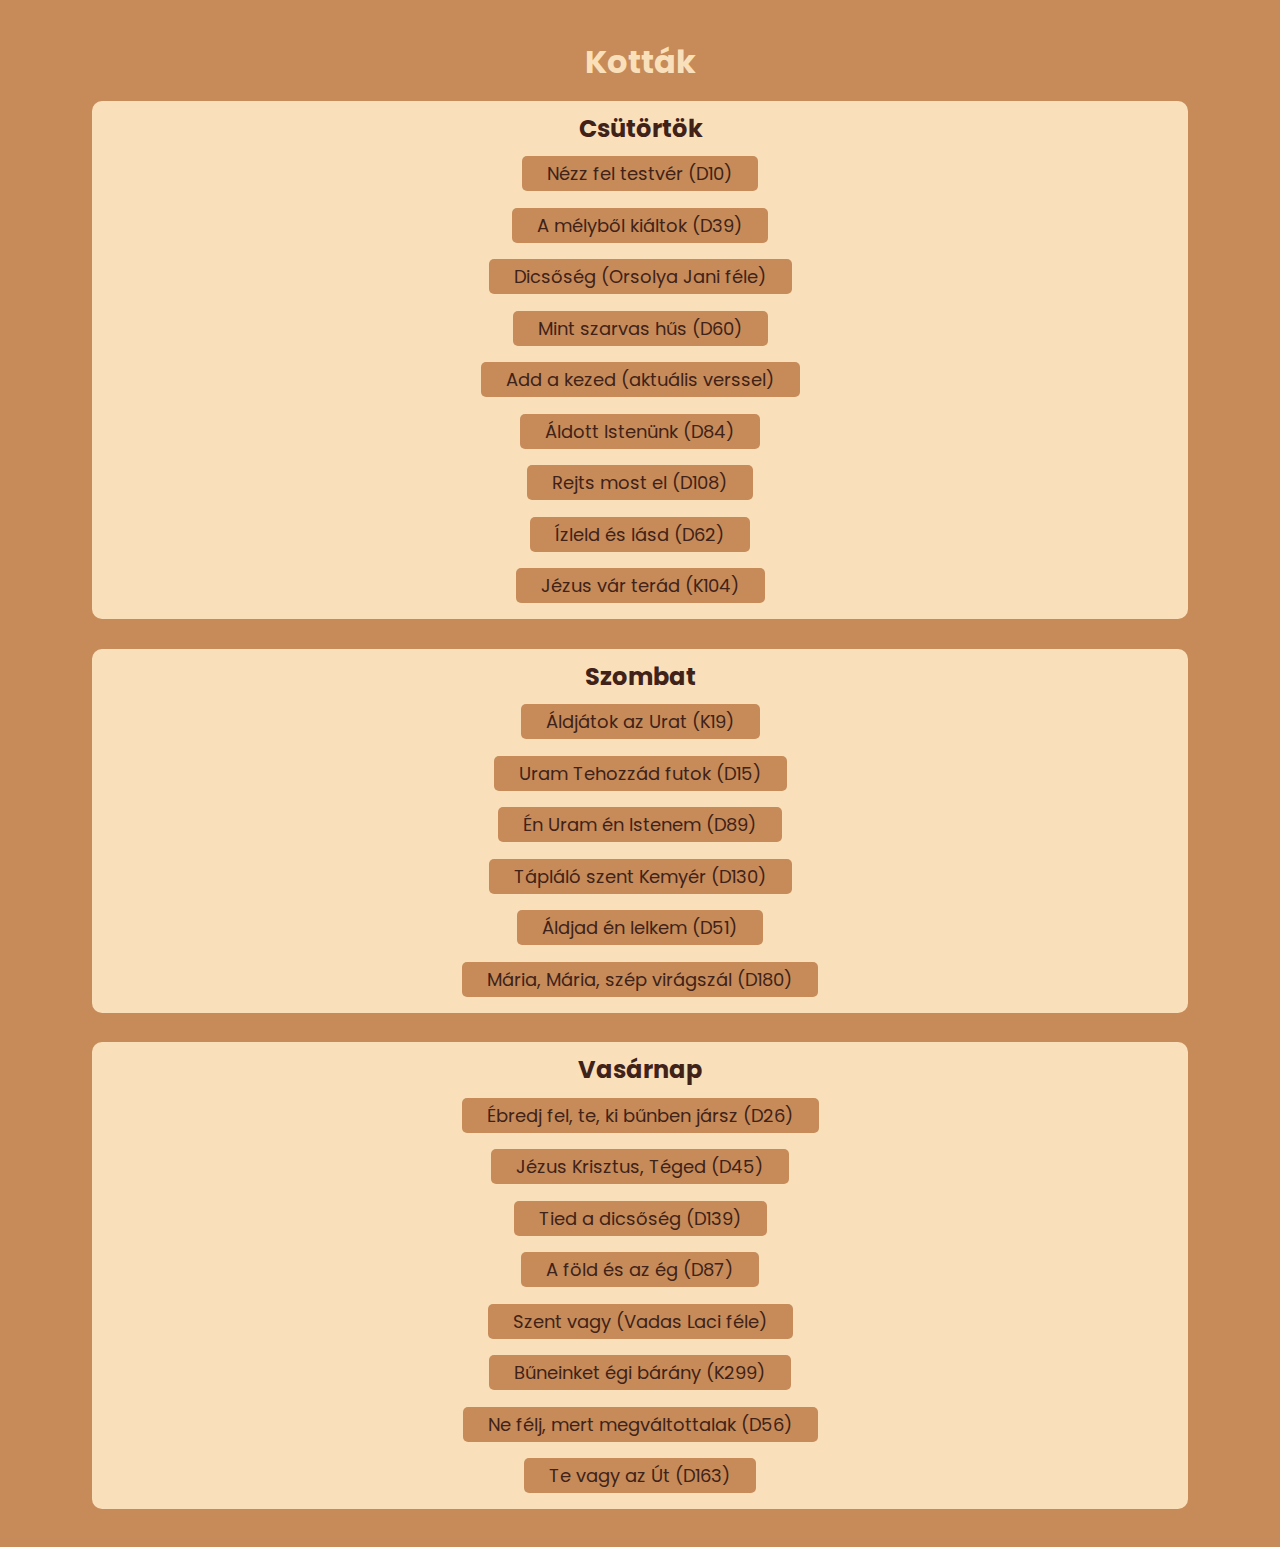
<file: scores/index.html>
<!DOCTYPE html>
<html lang="en">
<head>
    <meta charset="UTF-8">
    <meta name="viewport" content="width=device-width, initial-scale=1.0">
    <link rel="stylesheet" href="../style.css">
    <link rel="website icon" type="webp" href="../files/favicon.webp">
    <title>Kották</title>
</head>
<body>
    <div class="container-wide">
        <div class="item-w-1"><h1>Kották</h1></div>
        <div class="item-w-2" id="bg">
            <div class="item-bg-1"><h2>Csütörtök</h2></div>
            <div class="item-bg-2"><a href="https://shorturl.at/82Bmc" target="_blank" class="score-btn">Nézz fel testvér (D10)</a></div>
            <div class="item-bg-3"><a href="https://shorturl.at/XIXkn" target="_blank" class="score-btn">A mélyből kiáltok (D39)</a></div>
            <div class="item-bg-4"><a href="../files/dicsoseg_jani.pdf" target="_blank" class="score-btn">Dicsőség (Orsolya Jani féle)</a></div>
            <div class="item-bg-5"><a href="https://shorturl.at/CBq3P" target="_blank" class="score-btn">Mint szarvas hűs (D60)</a></div>
            <div class="item-bg-6"><a href="https://shorturl.at/NAZYz" target="_blank" class="score-btn">Add a kezed (aktuális verssel)</a></div>
            <div class="item-bg-7"><a href="https://shorturl.at/z4W24" target="_blank" class="score-btn">Áldott Istenünk (D84)</a></div>
            <div class="item-bg-8"><a href="https://shorturl.at/wwHfa" target="_blank" class="score-btn">Rejts most el (D108)</a></div>
            <div class="item-bg-9"><a href="https://shorturl.at/1NQpM" target="_blank" class="score-btn">Ízleld és lásd (D62)</a></div>
            <div class="item-bg-10"><a href="https://t.ly/tuPZD" target="_blank" class="score-btn">Jézus vár terád (K104)</a></div>
        </div>
        <div class="item-w-3" id="bg">
            <div class="item-bg-1"><h2>Szombat</h2></div>
            <div class="item-bg-2"><a href="https://t.ly/0Ceb5" target="_blank" class="score-btn">Áldjátok az Urat (K19)</a></div>
            <div class="item-bg-3"><a href="https://t.ly/CVPU6" target="_blank" class="score-btn">Uram Tehozzád futok (D15)</a></div>
            <div class="item-bg-4"><a href="https://t.ly/sqaWc" target="_blank" class="score-btn">Én Uram én Istenem (D89)</a></div>
            <div class="item-bg-5"><a href="https://t.ly/C4JE8" target="_blank" class="score-btn">Tápláló szent Kemyér (D130)</a></div>
            <div class="item-bg-6"><a href="https://durkonyv.hu/wp-content/uploads/2022/02/Aldjad_en_lelkem.pdf" target="_blank" class="score-btn">Áldjad én lelkem (D51)</a></div>
            <div class="item-bg-7"><a href="https://durkonyv.hu/wp-content/uploads/2022/02/Maria_Maria_szep_viragszal.pdf" target="_blank" class="score-btn">Mária, Mária, szép virágszál (D180)</a></div>
        </div>
        <div class="item-w-4" id="bg">
            <div class="item-bg-1"><h2>Vasárnap</h2></div>
            <div class="item-bg-2"><a href="https://durkonyv.hu/wp-content/uploads/2022/02/Ebredj_fel_te_ki_bunben_jarsz.pdf" class="score-btn" target="_blank">Ébredj fel, te, ki bűnben jársz (D26)</a></div>
            <div class="item-bg-3"><a href="https://durkonyv.hu/wp-content/uploads/2022/02/Jezus_Krisztus_Teged_elkuldott_az_Atya.pdf" class="score-btn" target="_blank">Jézus Krisztus, Téged (D45)</a></div>
            <div class="item-bg-4"><a href="https://durkonyv.hu/wp-content/uploads/2022/02/Tied_a_dicsoseg.pdf" class="score-btn" target="_blank">Tied a dicsőség (D139)</a></div>
            <div class="item-bg-5"><a href="https://durkonyv.hu/wp-content/uploads/2022/02/Tied_vagyunk.pdf" class="score-btn" target="_blank">A föld és az ég (D87)</a></div>
            <div class="item-bg-6"><a href="../files/VadasLaci_SzentVagy.pdf" class="score-btn" target="_blank">Szent vagy (Vadas Laci féle)</a></div>
            <div class="item-bg-7"><a href="https://www.kottacsere.hu/?wpfb_dl=652" class="score-btn" target="_blank">Bűneinket égi bárány (K299)</a></div>
            <div class="item-bg-8"><a href="https://durkonyv.hu/wp-content/uploads/2022/02/Ne_felj_mert_megvaltottalak.pdf" class="score-btn" target="_blank">Ne félj, mert megváltottalak (D56)</a></div>
            <div class="item-bg-9"><a href="https://durkonyv.hu/wp-content/uploads/2022/02/Te_vagy_az_ut.pdf" class="score-btn" target="_blank">Te vagy az Út (D163)</a></div>
        </div>
    </div>
</body>
</html>
</file>
<file: style.css>
@import url('https://fonts.googleapis.com/css2?family=Poppins:ital,wght@0,100;0,200;0,300;0,400;0,500;0,600;0,700;0,800;0,900;1,100;1,200;1,300;1,400;1,500;1,600;1,700;1,800;1,900&display=swap');

* {
    padding: 0;
    margin: 0;
    box-sizing: border-box;
    font-family: 'Poppins', sans-serif;
    text-decoration: none;
    list-style: none;
}

:root {
    --bg-color: /*#884A39*/ #402218;
    --text-color: #F9E0BB;
    --main-color: /*#29fd53*/ #C68B59;
    --menu-color: rgba(60, 60, 60, 0.6);
}

body {
    min-height: 100vh;
    background-color: var(--main-color);
    color: var(--text-color);
    transition: all .50s ease;
}

/* header {
    position: fixed;
    width: 100%;
    top: 0;
    right: 0;
    z-index: 1000;
    display: flex;
    align-items: center;
    justify-content: space-between;
    background: transparent;
    padding: 28px 12%;
    transition: all .50s ease;
} */

/* .logo {
    display: flex;
    align-items: center;
}

.navbar {
    display: flex;
} */

/* .navbar a {
    color: var(--text-color);
    font-size: 1.1rem;
    font-weight: 500;*/
    /* padding: 5px 0; */
    /* margin: 0px 30px; */
   /*margin-right: 25px;
    margin-left: 10px;
    transition: all .50s ease;
} */

/* .navbar a:hover {
    color: var(--main-color);
}

.navbar a.active {
    color: var(--main-color);
} */

.container {
    display: grid;
    /* grid-template-rows: ; */
    grid-template-columns: 25% 25%;
    grid-gap: 0.5vh;
    /* background-color: #2196F3; */
    position: fixed;
    top: 20%;
    right: 5%;
    width: 90%;
    /* transform: translateY(-50%); */
    /* justify-content: center; */
    align-items: center;
    padding: 1%;
    margin-top: 2%;
    transition: all .50s ease;
    
}

.container-wide {
    display: grid;
    /* grid-template-rows: ; */
    grid-template-columns: 25% 25%;
    grid-gap: 0.5vh;
    /* background-color: #2196F3; */
    position: absolute;
    right: 5%;
    width: 90%;
    /* transform: translateY(-50%); */
    /* justify-content: center; */
    align-items: center;
    padding: 1%;
    margin-top: 2%;
    transition: all .50s ease;
    overflow: auto;
    scrollbar-gutter: stable both-edges;
}

.container > h1 {
    padding: 10px 0;
    font-weight: 700;
    
}

.container > h2 {
    font-size: 20px;
    margin: 0;
    padding: 0;
}

.item1 {
    grid-row-start: 1;
    grid-row-end: 1;
    grid-column-start: 1;
    grid-column-end: 6;
    text-align: center;
    padding: 10px;
}

.item2 {
    grid-row-start: 2;
    grid-row-end: 2;
    grid-column-start: 1;
    grid-column-end: 6;
    text-align: center;
    padding: 5px;
}

.item3 {
    grid-row-start: 3;
    grid-row-end: 3;
    grid-column-start: 1;
    grid-column-end: 6;
    text-align: center;
    padding: 5px;
}

.item4 {
    grid-row-start: 4;
    grid-row-end: 4;
    grid-column-start: 1;
    grid-column-end: 6;
    text-align: center;
    padding: 5px;
}

.item5 {
    grid-row-start: 5;
    grid-row-end: 5;
    grid-column-start: 1;
    grid-column-end: 6;
    text-align: center;
    padding: 5px;
}

.item-w-1 {
    grid-row-start: 1;
    grid-row-end: 1;
    grid-column-start: 1;
    grid-column-end: 9;
    text-align: center;
    margin-bottom: 10px;
}

.item-w-2 {
    grid-row-start: 2;
    grid-row-end: 2;
    grid-column-start: 1;
    grid-column-end: 9;
    background-color: var(--text-color);
    border-radius: 10px;
    margin-bottom: 25px;
}

.item-w-3 {
    grid-row-start: 3;
    grid-row-end: 3;
    grid-column-start: 1;
    grid-column-end: 9;
    background-color: var(--text-color);
    border-radius: 10px;
    margin-bottom: 25px;
}

.item-w-4 {
    grid-row-start: 4;
    grid-row-end: 4;
    grid-column-start: 1;
    grid-column-end: 9;
    background-color: var(--text-color);
    border-radius: 10px;
    margin-bottom: 25px;
}

.item-w-5 {
    grid-row-start: 5;
    grid-row-end: 5;
    grid-column-start: 1;
    grid-column-end: 9;
    background-color: var(--text-color);
    border-radius: 10px;
    margin-bottom: 25px;
}

.item-w-6 {
    grid-row-start: 6;
    grid-row-end: 6;
    grid-column-start: 1;
    grid-column-end: 9;
    background-color: var(--text-color);
    border-radius: 10px;
    margin-bottom: 25px;
}

.item-w-7 {
    grid-row-start: 7;
    grid-row-end: 7;
    grid-column-start: 1;
    grid-column-end: 9;
    background-color: var(--text-color);
    border-radius: 10px;
    margin-bottom: 25px;
}

.item-w-8 {
    grid-row-start: 8;
    grid-row-end: 8;
    grid-column-start: 1;
    grid-column-end: 9;
    background-color: var(--text-color);
    border-radius: 10px;
    margin-bottom: 25px;
}

.item-w-9 {
    grid-row-start: 9;
    grid-row-end: 9;
    grid-column-start: 1;
    grid-column-end: 9;
    background-color: var(--text-color);
    border-radius: 10px;
    margin-bottom: 25px;
}

.item-w-10 {
    grid-row-start: 10;
    grid-row-end: 10;
    grid-column-start: 1;
    grid-column-end: 9;
    background-color: var(--text-color);
    border-radius: 10px;
    margin-bottom: 25px;
}

#bg {
    display: grid;
    grid-template-columns: 25% 25%;
    grid-gap: 0.5vh;
    transition: all .50s ease;
    color: var(--bg-color);
}

#bg h2 {
    color: var(--bg-color);
}

#bg a {
    color: var(--bg-color);
    transition: all .50s ease;
    background-color: var(--main-color);
    padding: 5px 15px;
    border-radius: 5px;
}

#bg .score-btn {
    padding: 5px 25px;
    font-size: 18px;
}

#bg a:hover {
    color: var(--main-color);
    background-color: var(--bg-color);
}

.item-bg-1 {
    grid-row-start: 1;
    grid-row-end: 1;
    grid-column-start: 1;
    grid-column-end: 9;
    text-align: center;
    padding: 10px;
}

.item-bg-2 {
    grid-row-start: 2;
    grid-row-end: 2;
    grid-column-start: 1;
    grid-column-end: 9;
    text-align: center;
    margin-bottom:20px;
}

.item-bg-3 {
    grid-row-start: 3;
    grid-row-end: 3;
    grid-column-start: 1;
    grid-column-end: 9;
    text-align: center;
    margin-bottom: 20px;
}

.item-bg-4 {
    grid-row-start: 4;
    grid-row-end: 4;
    grid-column-start: 1;
    grid-column-end: 9;
    text-align: center;
    margin-bottom: 20px;
}

.item-bg-5 {
    grid-row-start: 5;
    grid-row-end: 5;
    grid-column-start: 1;
    grid-column-end: 9;
    text-align: center;
    margin-bottom: 20px;
}

.item-bg-6 {
    grid-row-start: 6;
    grid-row-end: 6;
    grid-column-start: 1;
    grid-column-end: 9;
    text-align: center;
    margin-bottom: 20px;
}

.item-bg-7 {
    grid-row-start: 7;
    grid-row-end: 7;
    grid-column-start: 1;
    grid-column-end: 9;
    text-align: center;
    margin-bottom: 20px;
}

.item-bg-8 {
    grid-row-start: 8;
    grid-row-end: 8;
    grid-column-start: 1;
    grid-column-end: 9;
    text-align: center;
    margin-bottom: 20px;
}

.item-bg-9 {
    grid-row-start: 9;
    grid-row-end: 9;
    grid-column-start: 1;
    grid-column-end: 9;
    text-align: center;
    margin-bottom: 20px;
}

.item-bg-10 {
    grid-row-start: 10;
    grid-row-end: 10;
    grid-column-start: 1;
    grid-column-end: 9;
    text-align: center;
    margin-bottom: 20px;
}

.item-bg-11 {
    grid-row-start: 11;
    grid-row-end: 11;
    grid-column-start: 1;
    grid-column-end: 9;
    text-align: center;
    margin-bottom: 20px;
}

button {
    padding: 5px 0;
    background-color: var(--text-color);
    color: var(--bg-color);
    border-radius: 5px;
    cursor: pointer;
    border: none;
    outline: none;
    display: inline-block;
    width: 60vmin;
    font-size: 18px;
    transition: all .50s ease;
}

button:hover {
    background-color: var(--bg-color);
    color: var(--text-color);
    /* color: var(--main-color); */
}


@media (max-width: 640px) {
    button {
        width: 90%;
        font-size: 20px;
    }
    .container {
        top: 25%;
    }
    #bg p {
        font-size: 14px;
    }
    #bg a {
        font-size: 14px;
    }
    #bg h2 {
        font-size: 20px;
    }
    #bg .score-btn {
        font-size: 16px;
        padding: 5px 15px;
    }
}
</file>
